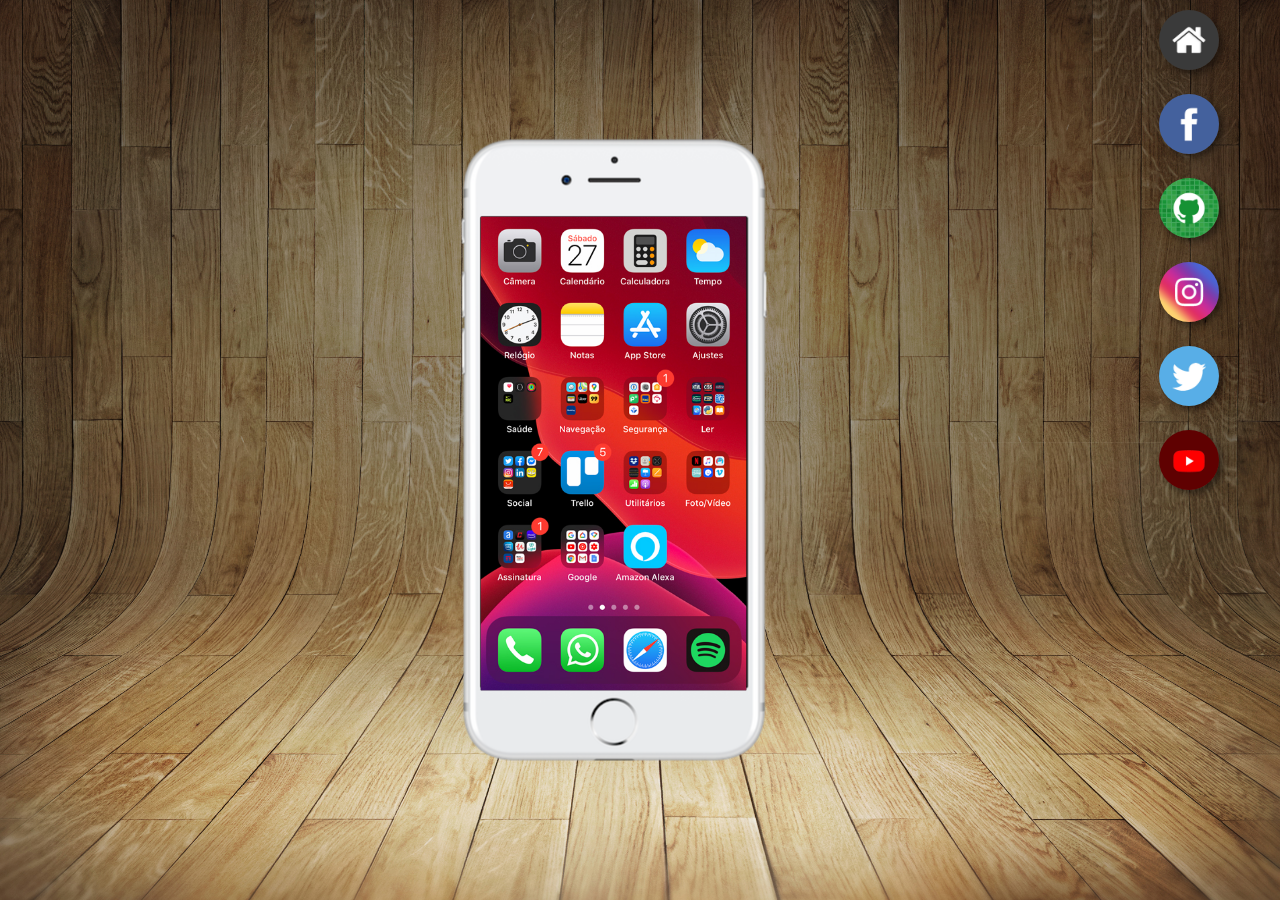
<file: index.html>
<!DOCTYPE html>
<html lang="pt-br">
<head>
    <meta charset="UTF-8">
    <meta http-equiv="X-UA-Compatible" content="IE=edge">
    <meta name="viewport" content="width=device-width, initial-scale=1.0">
    <link rel="shortcut icon" href="favicon.ico" type="image/x-icon">
    <link rel="stylesheet" href="estilo/style.css">
    <title>Projeto Redes Sociais</title>
</head>
<body>
    <main>
        <section id="telefone">
            <iframe src="home.html" name="tela" id="tela" frameborder="0">
                Seu navegador não é compatível com iso
            </iframe>
        </section>
        <section id="redes-sociais">
            <a href="home.html" target="tela"><img src="imagens/logo-home.jpg" alt="home"></a><br>
            <a href="facebook.html" target="tela"><img src="imagens/logo-facebook.jpg" alt="Facebook"></a><br>
            <a href="github.html" target="tela"><img src="imagens/logo-github.jpg" alt="Github"></a><br>
            <a href="instagram.html" target="tela"><img src="imagens/logo-instagram.jpg" alt="Instagram"></a><br>
            <a href="twitter.html" target="tela"><img src="imagens/logo-twitter.jpg" alt="Twitter"></a><br>
            <a href="youtube.html" target="tela"><img src="imagens/logo-youtube.jpg" alt="Youtube"></a>
        </section>
    </main>
</body>
</html>
</file>
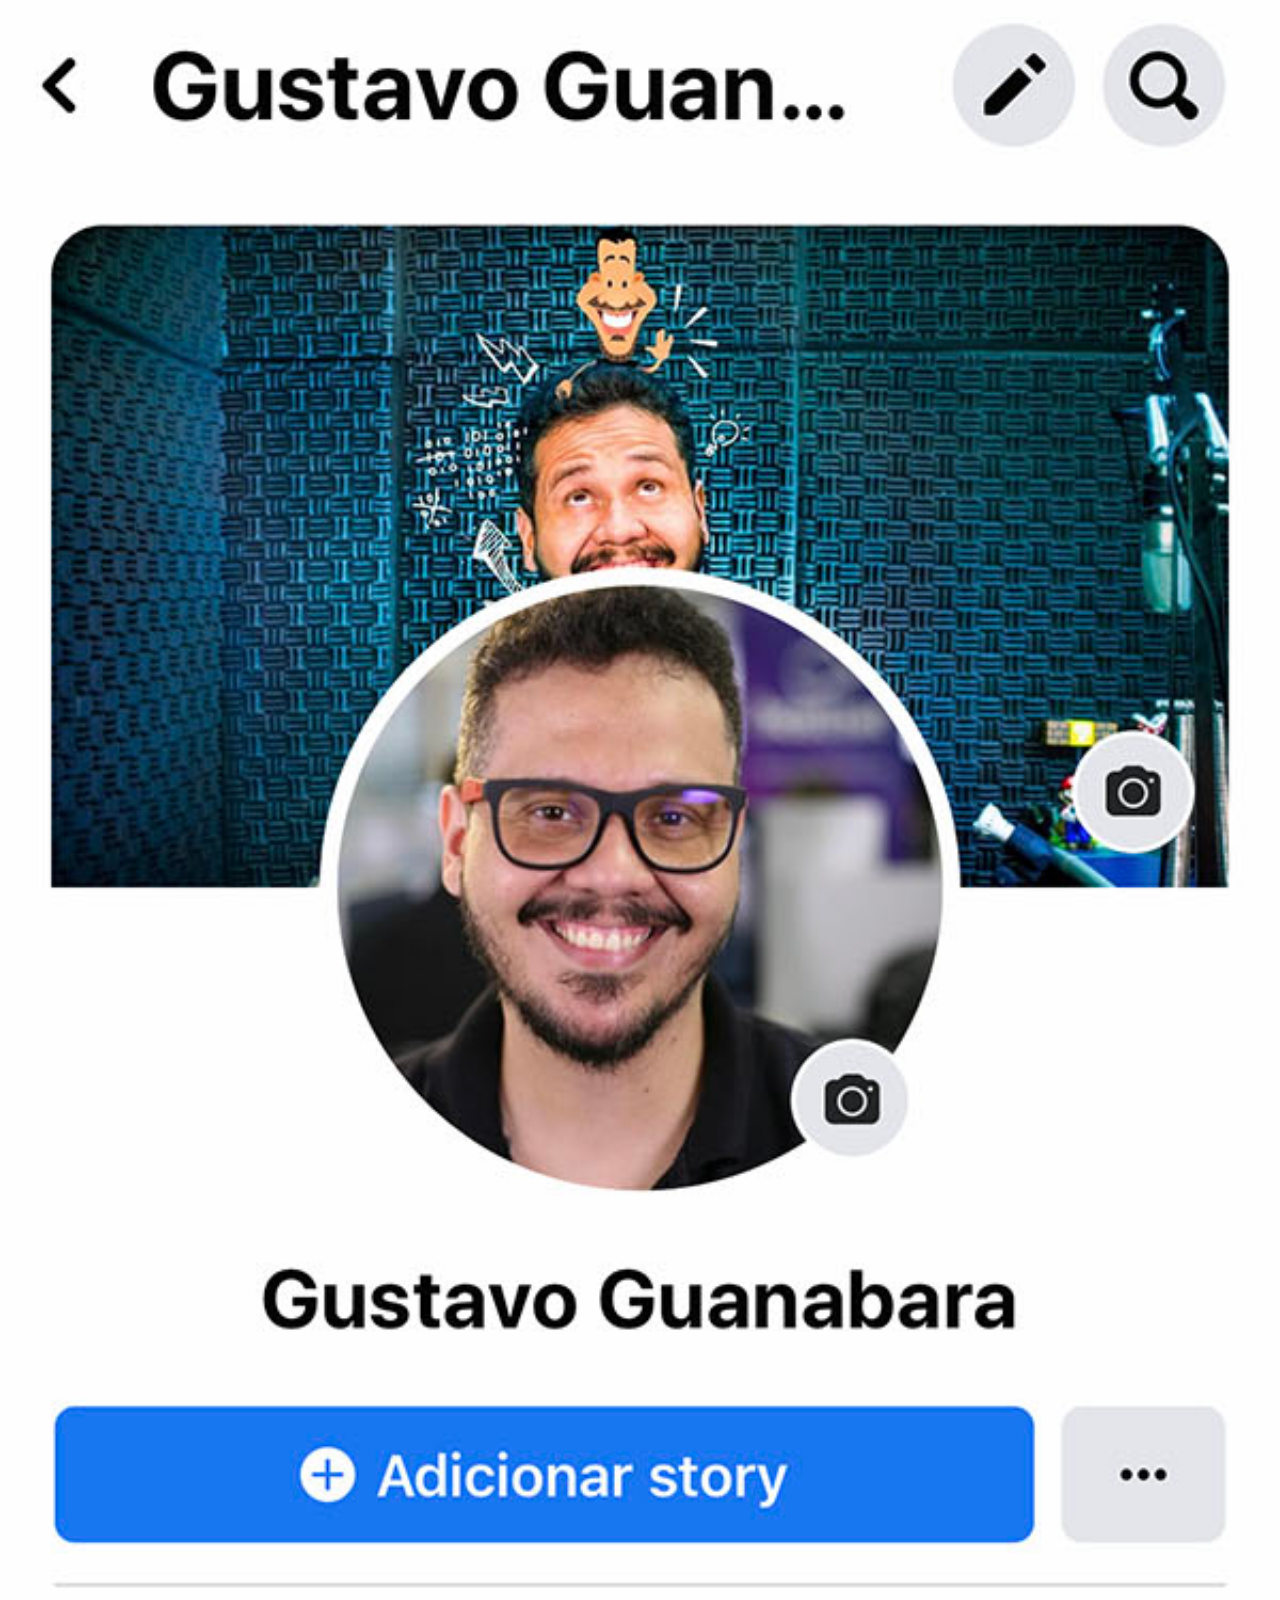
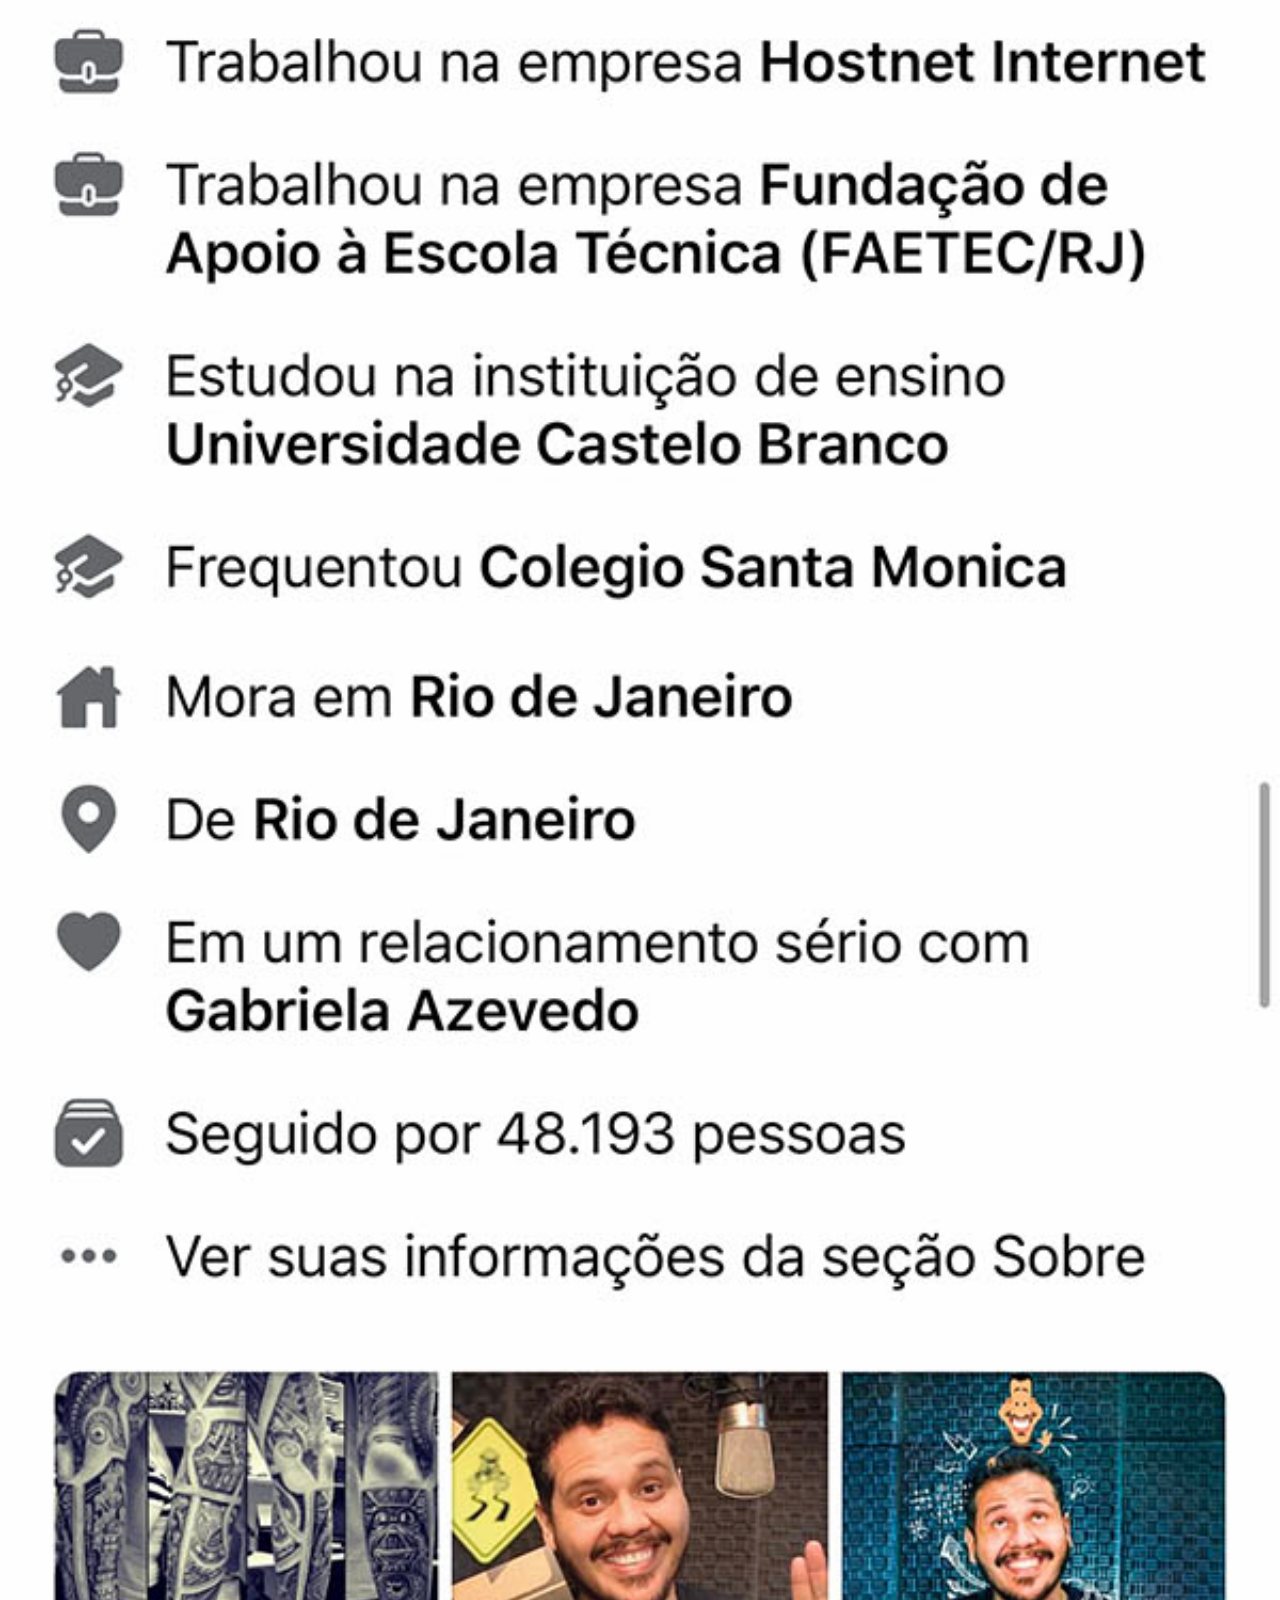
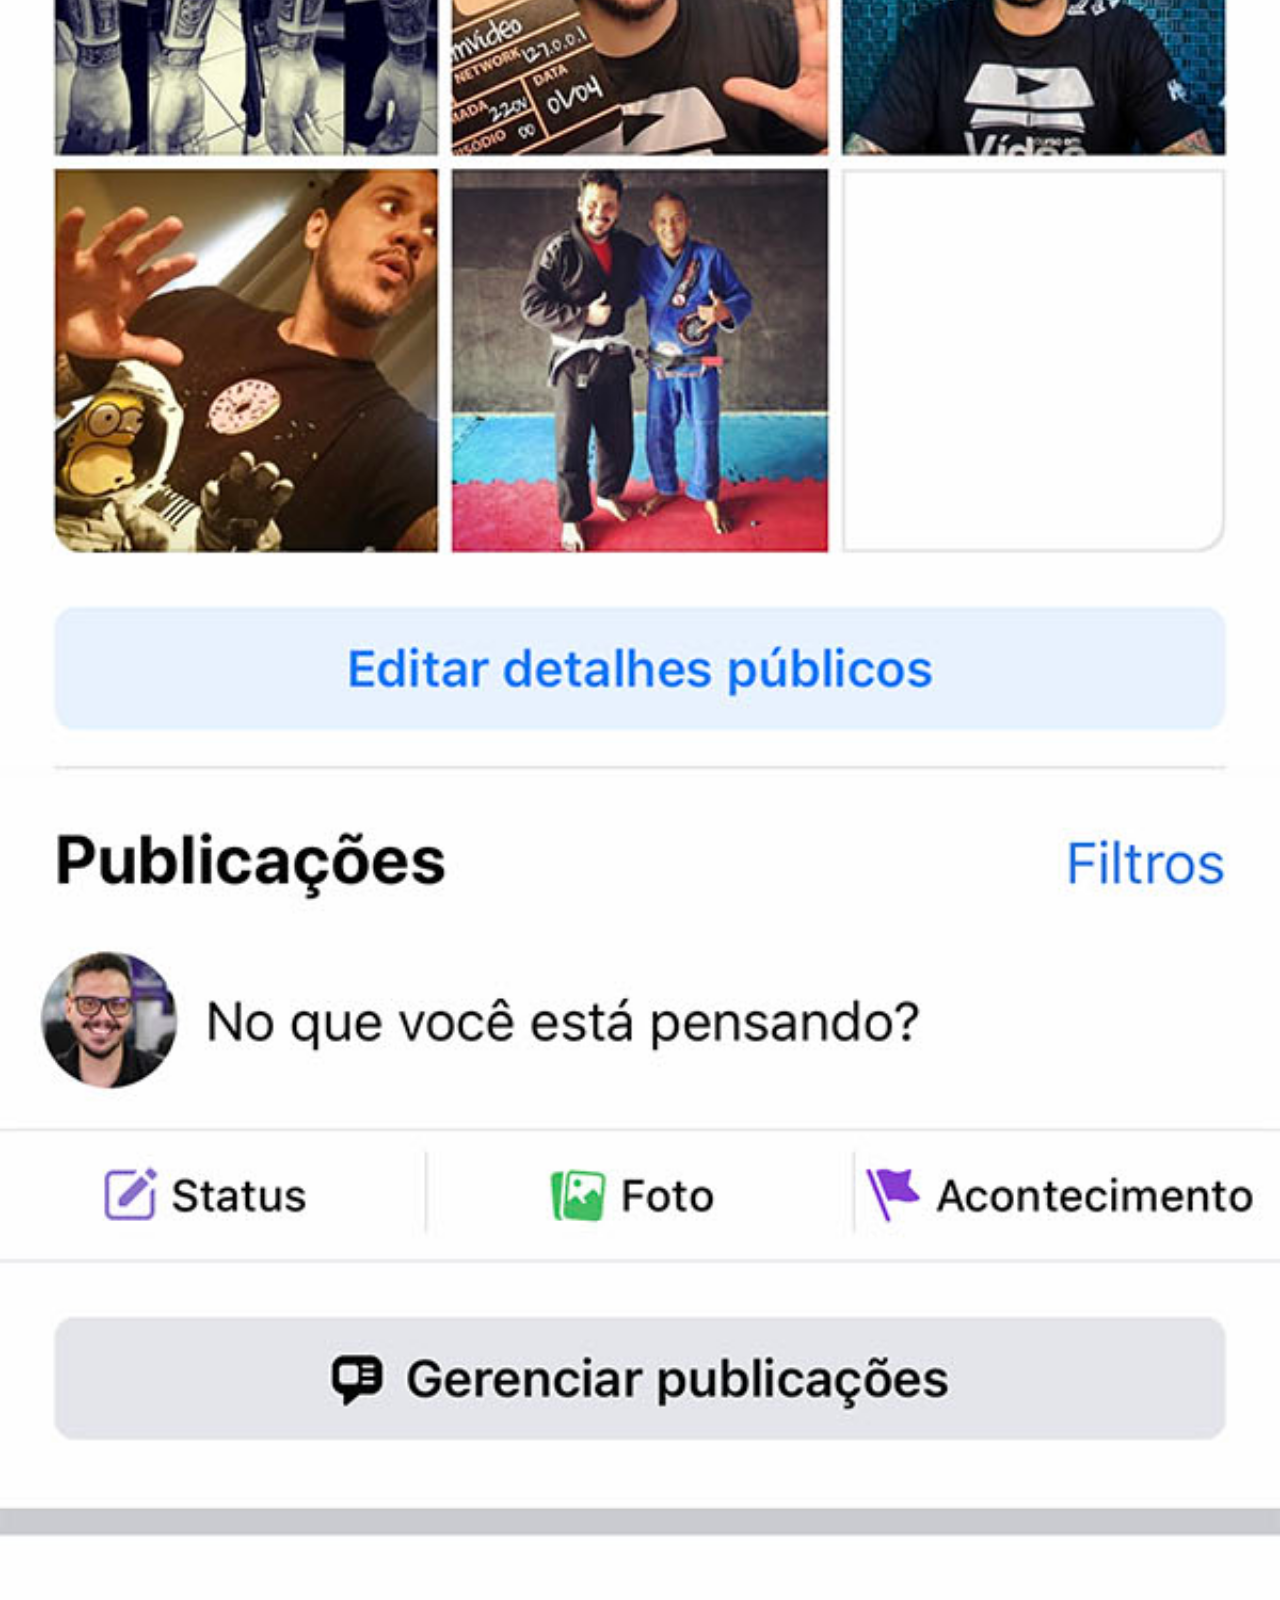
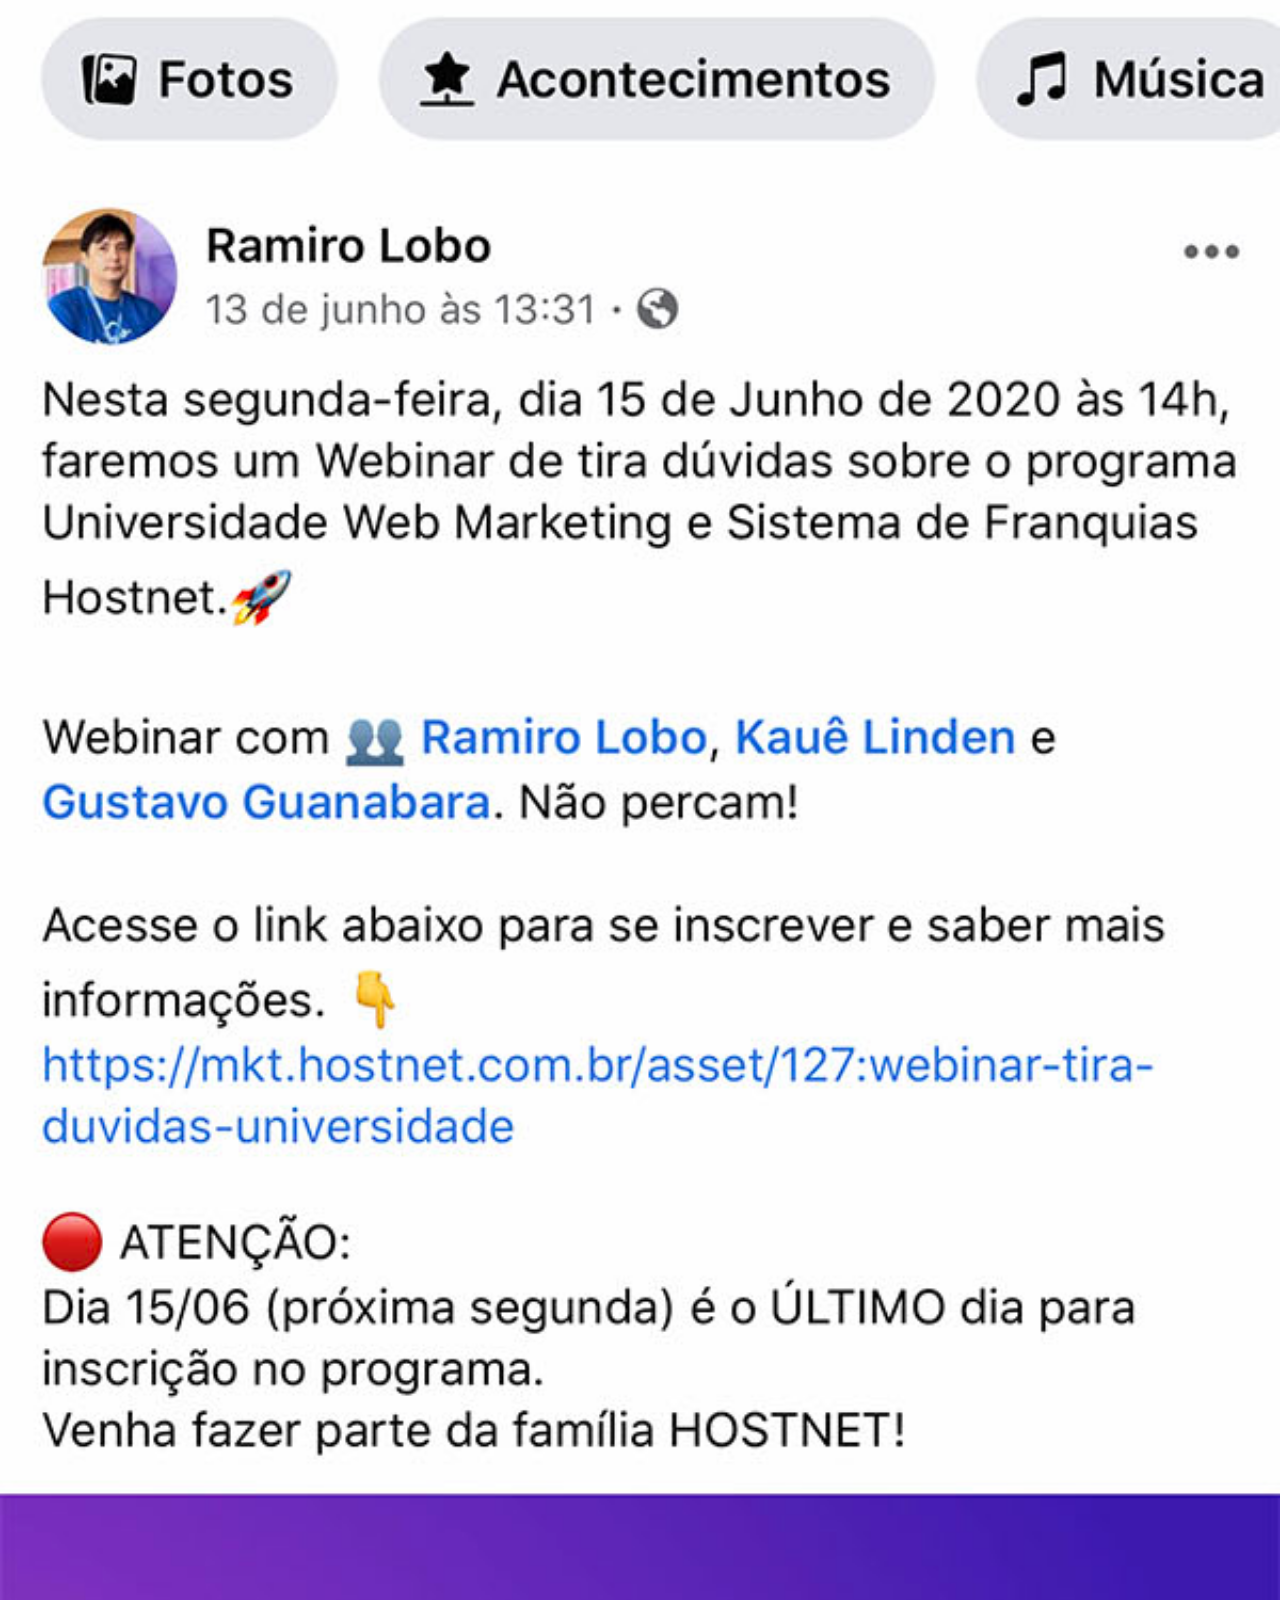
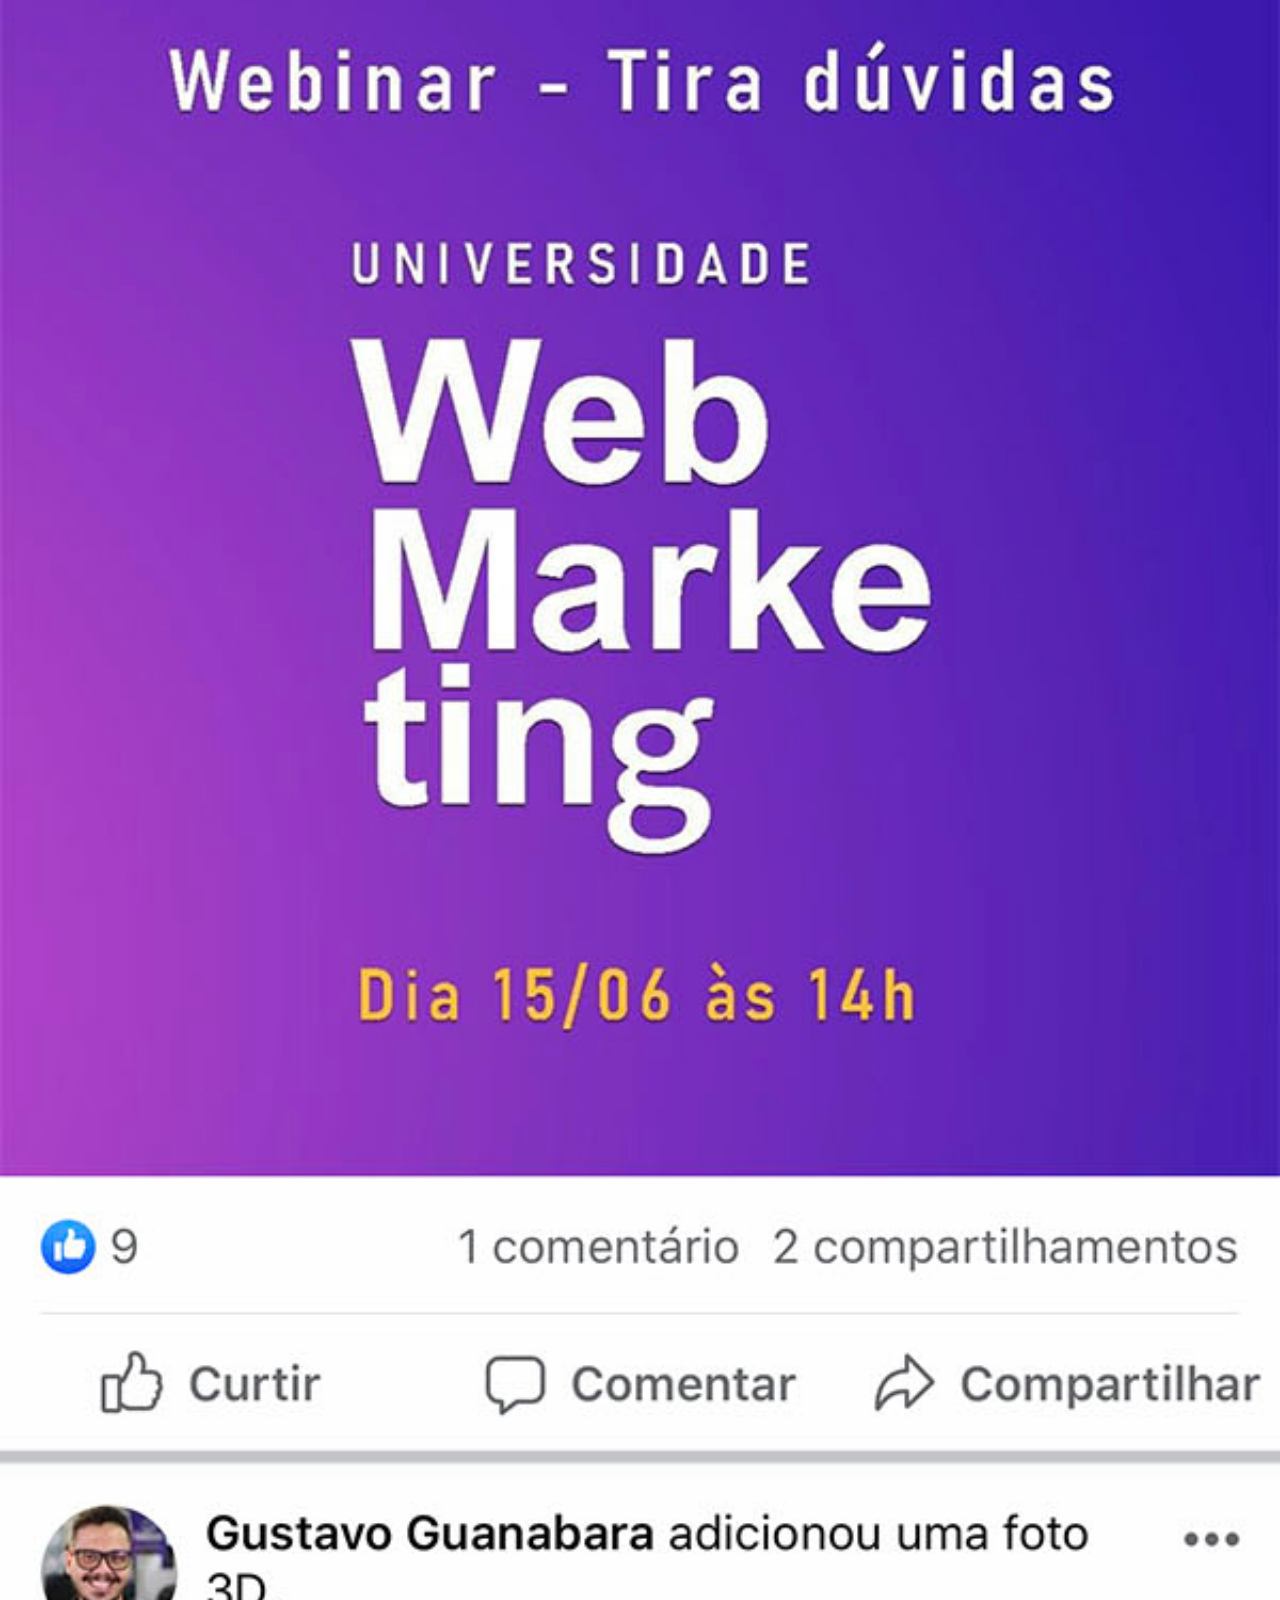
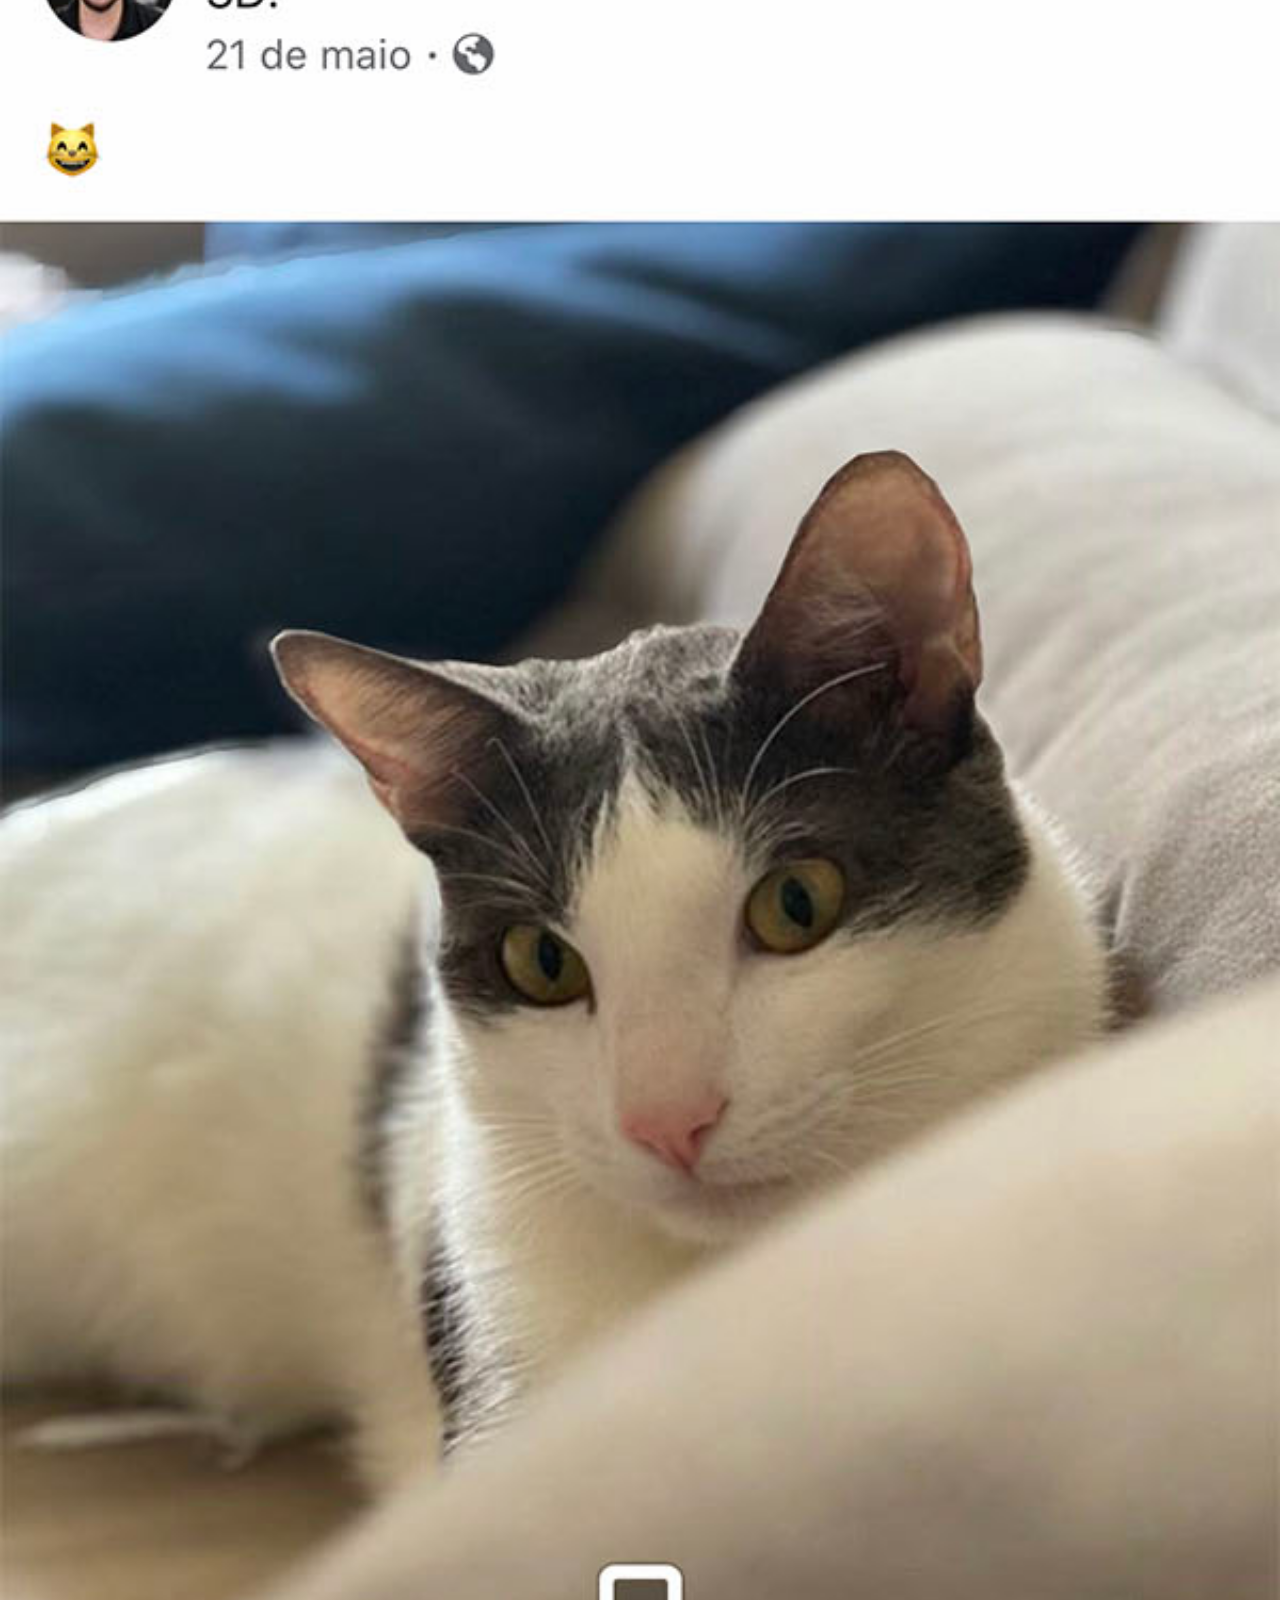
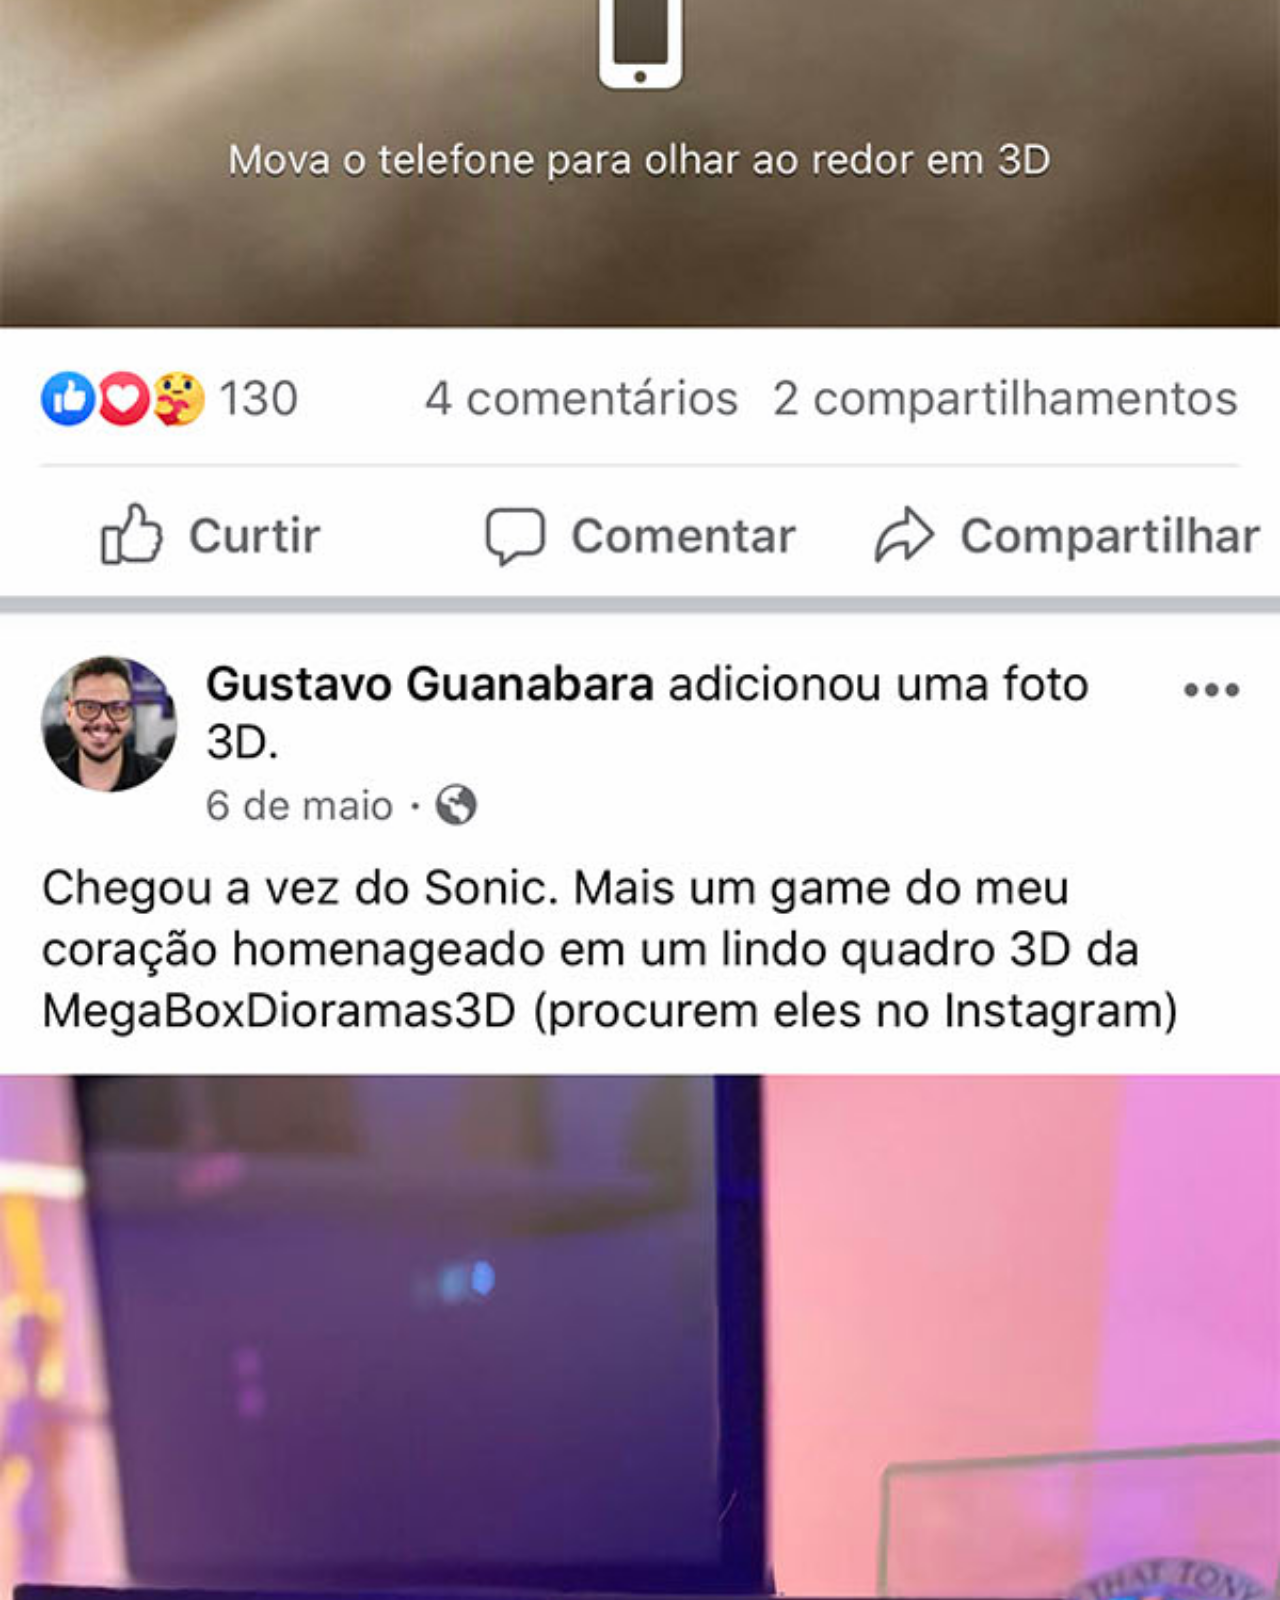
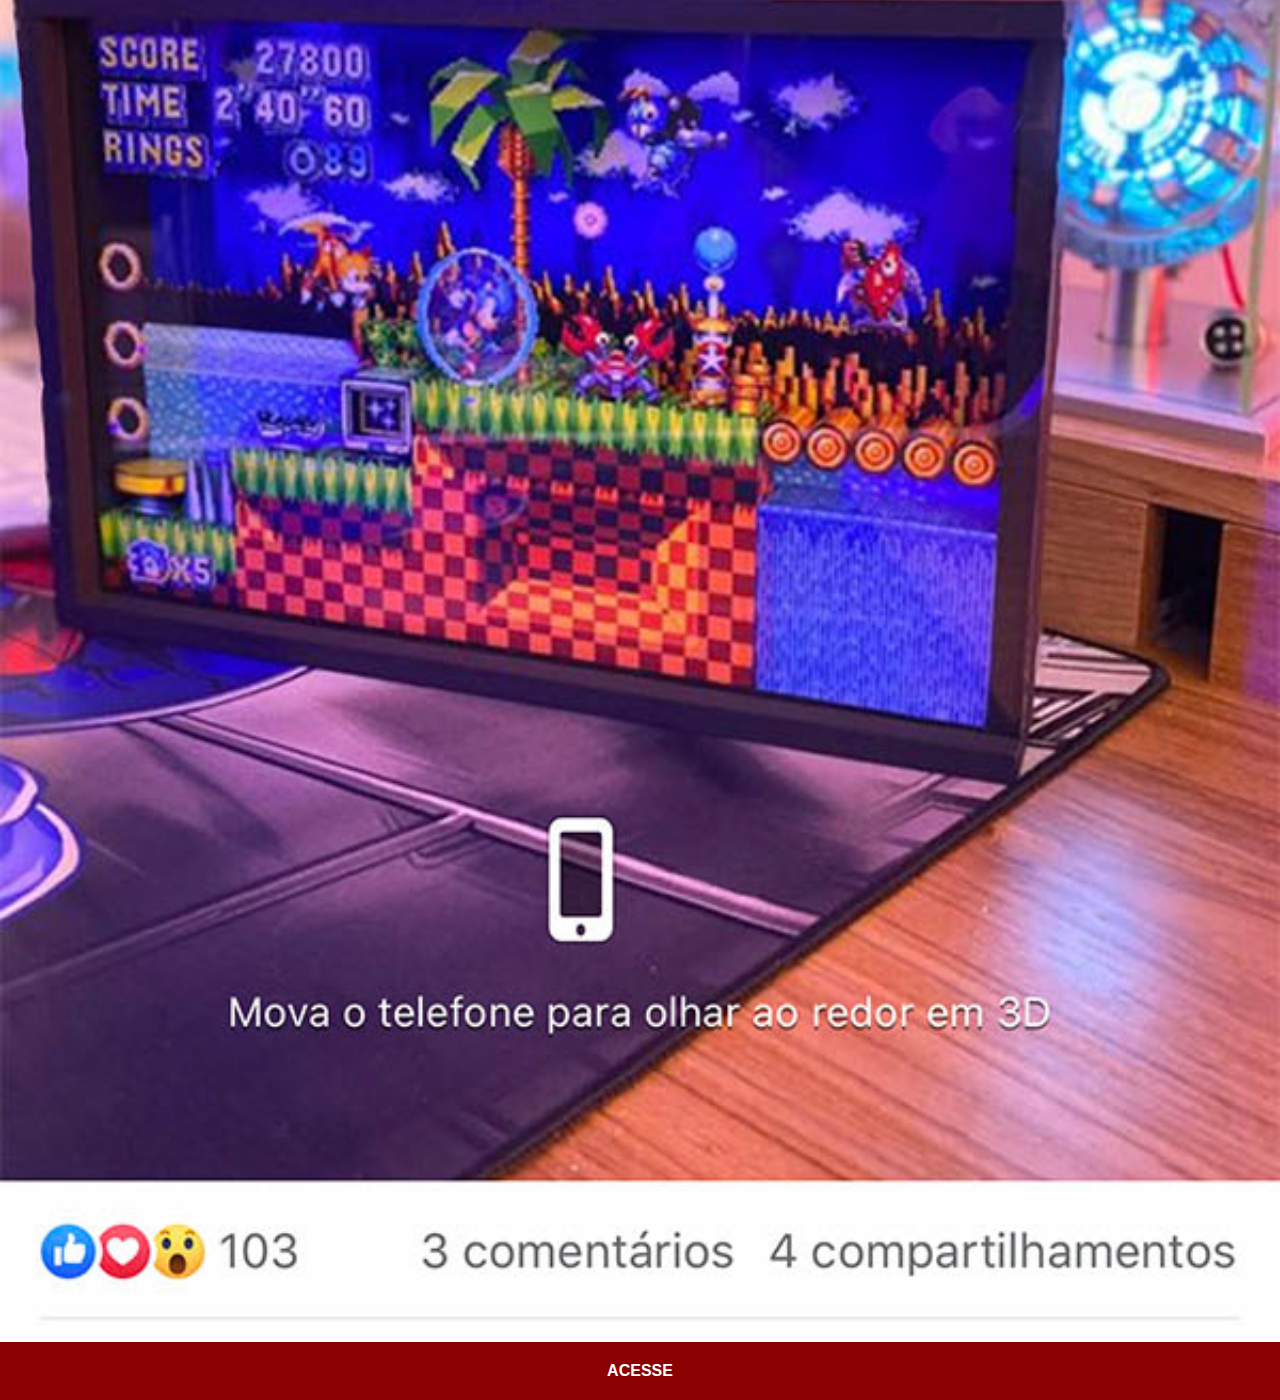
<file: facebook.html>
<!DOCTYPE html>
<html lang="pt-br">
<head>
    <meta charset="UTF-8">
    <meta http-equiv="X-UA-Compatible" content="IE=edge">
    <meta name="viewport" content="width=device-width, initial-scale=1.0">
    <title>Facebook</title>
    <link rel="stylesheet" href="estilo/social.css">
</head>
<body>
    <img src="imagens/tela-facebook.jpg" alt="Facebook">
    <a href="https://www.facebook.com/gustavoguanabara/?locale=pt_BR" target="_blank">ACESSE</a>
</body>
</html>
</file>
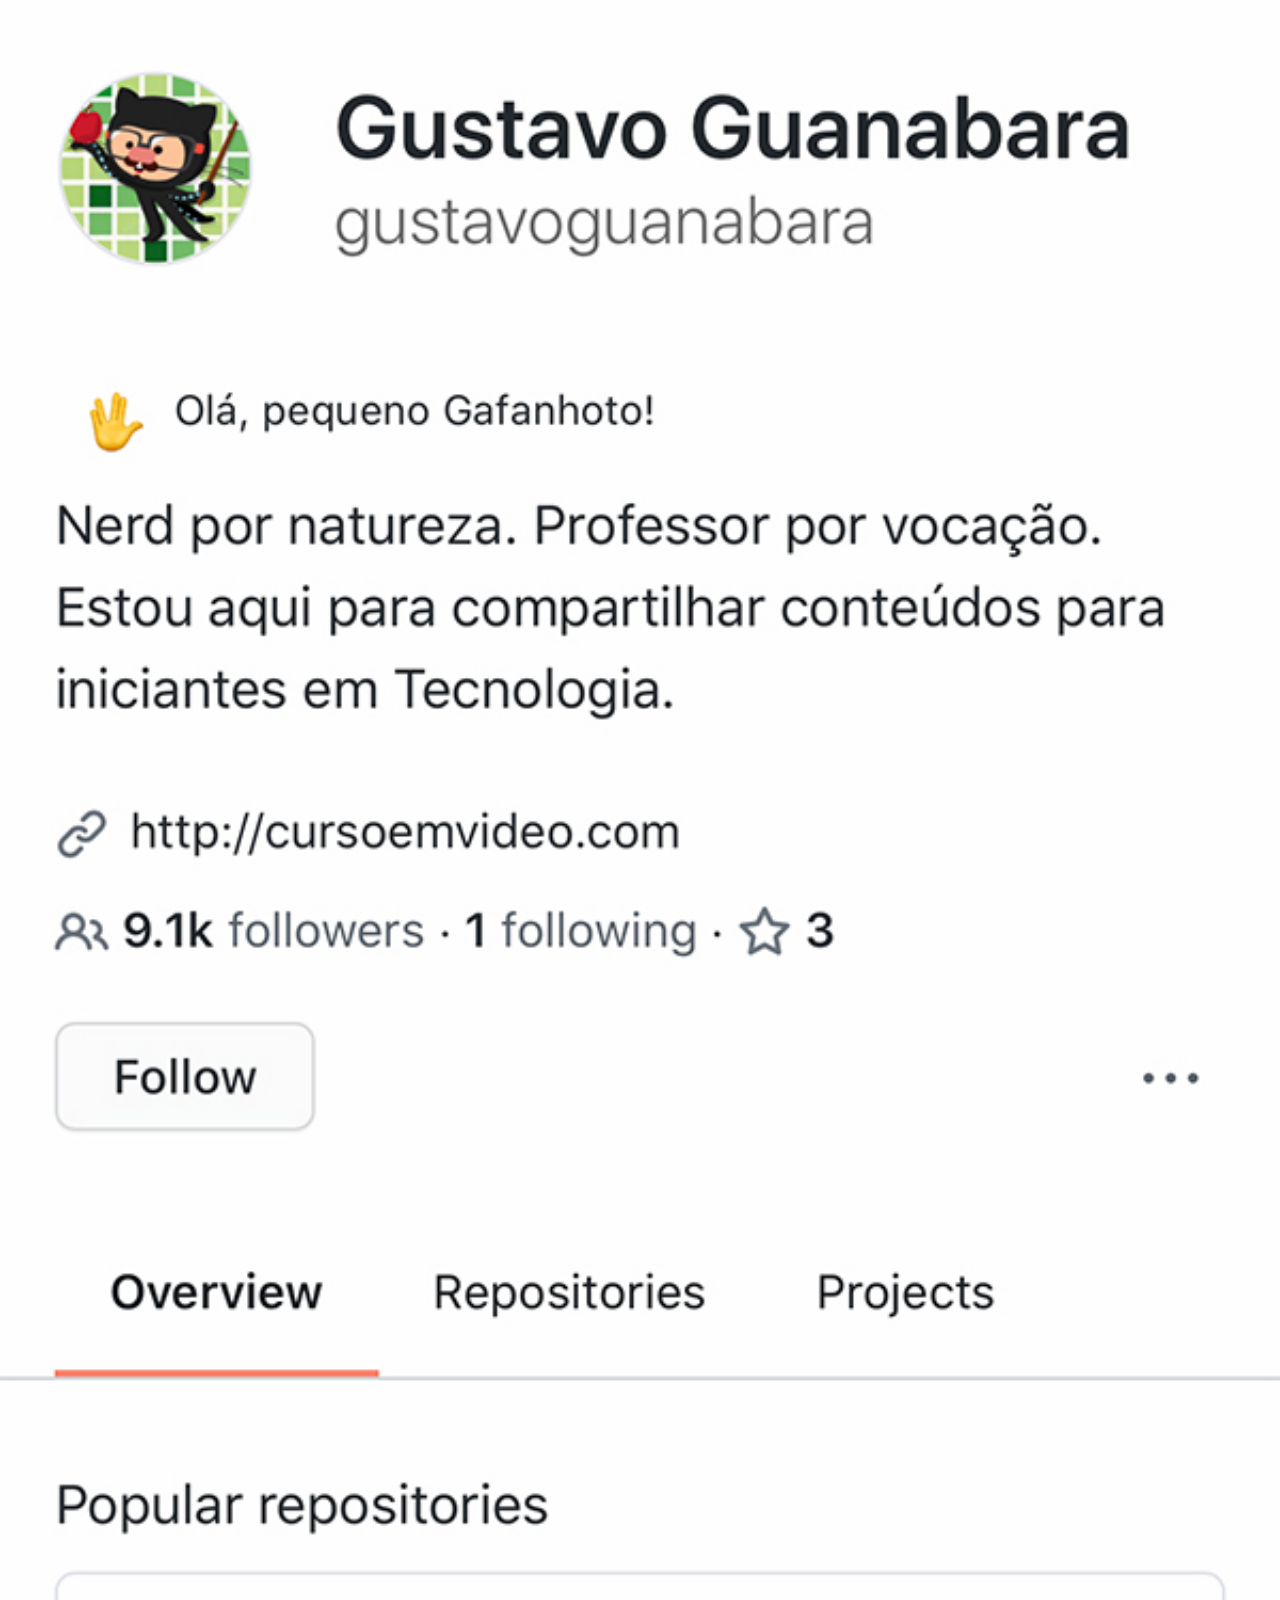
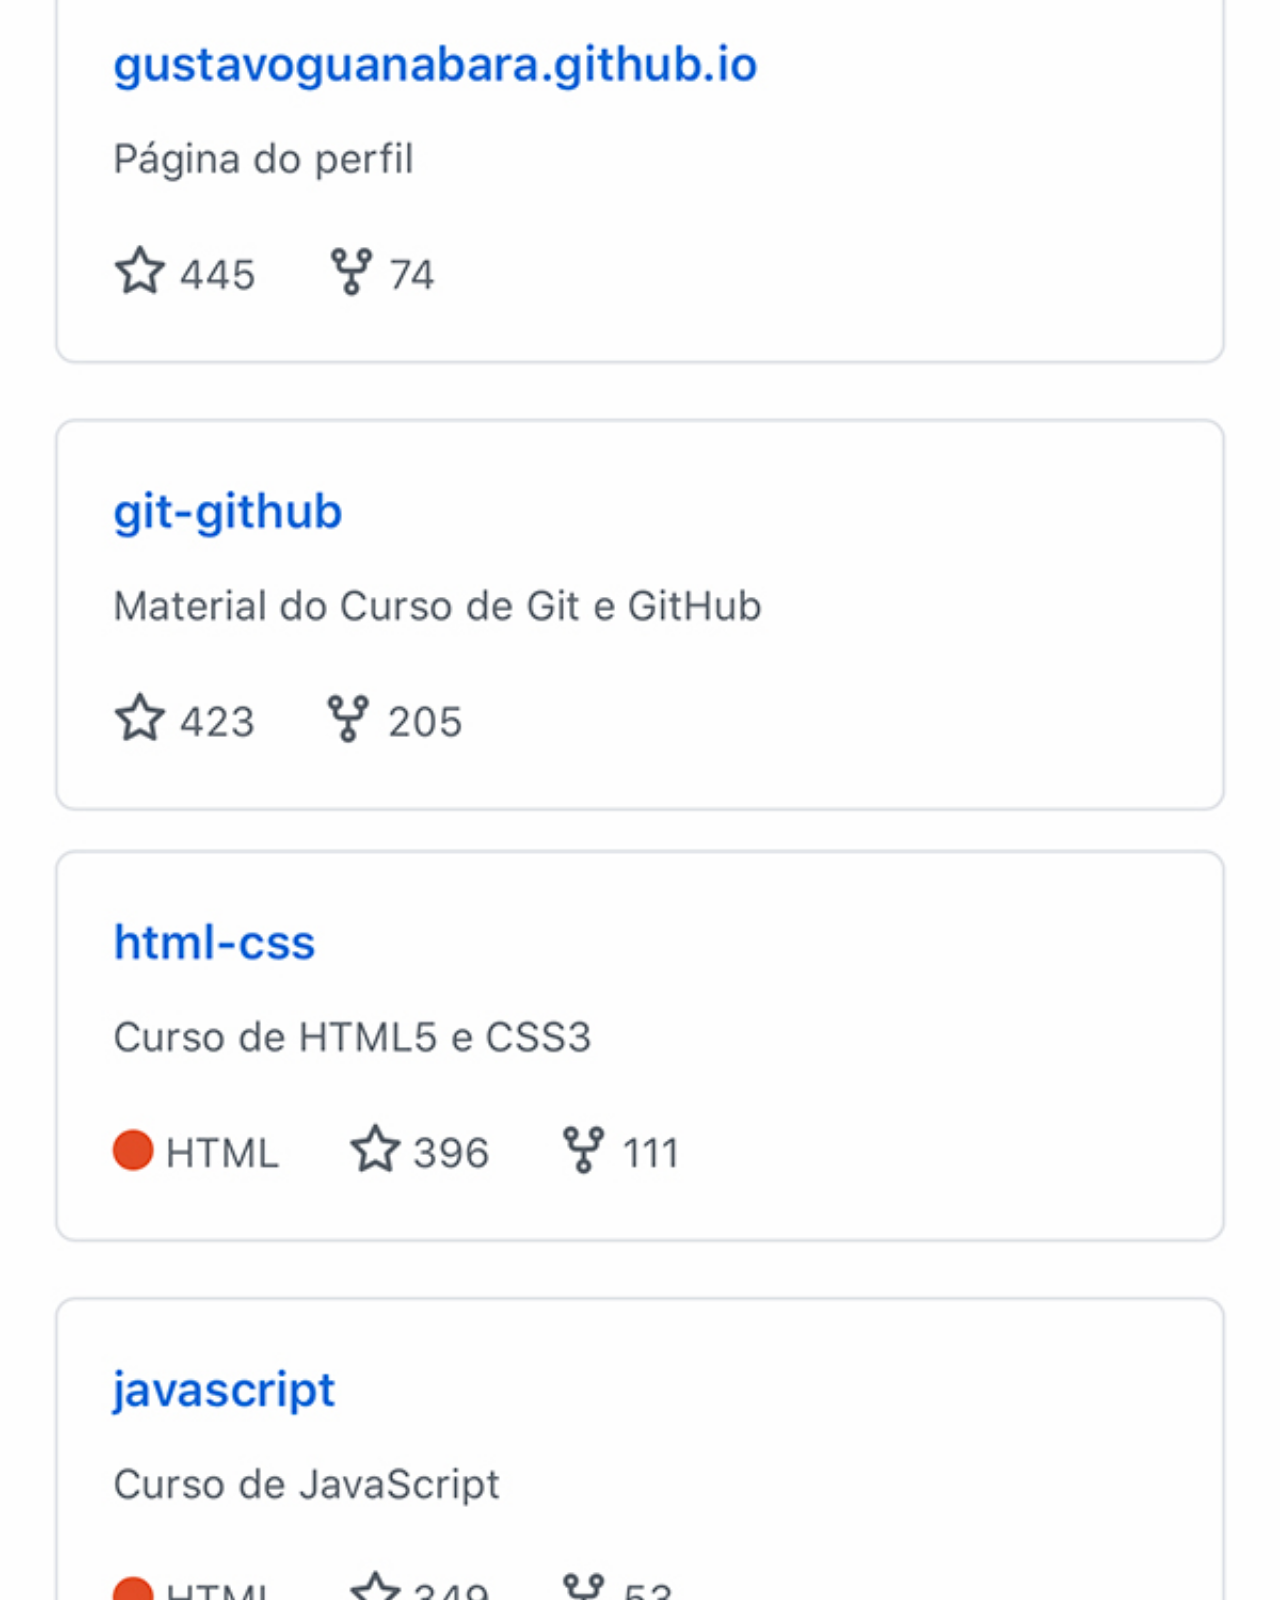
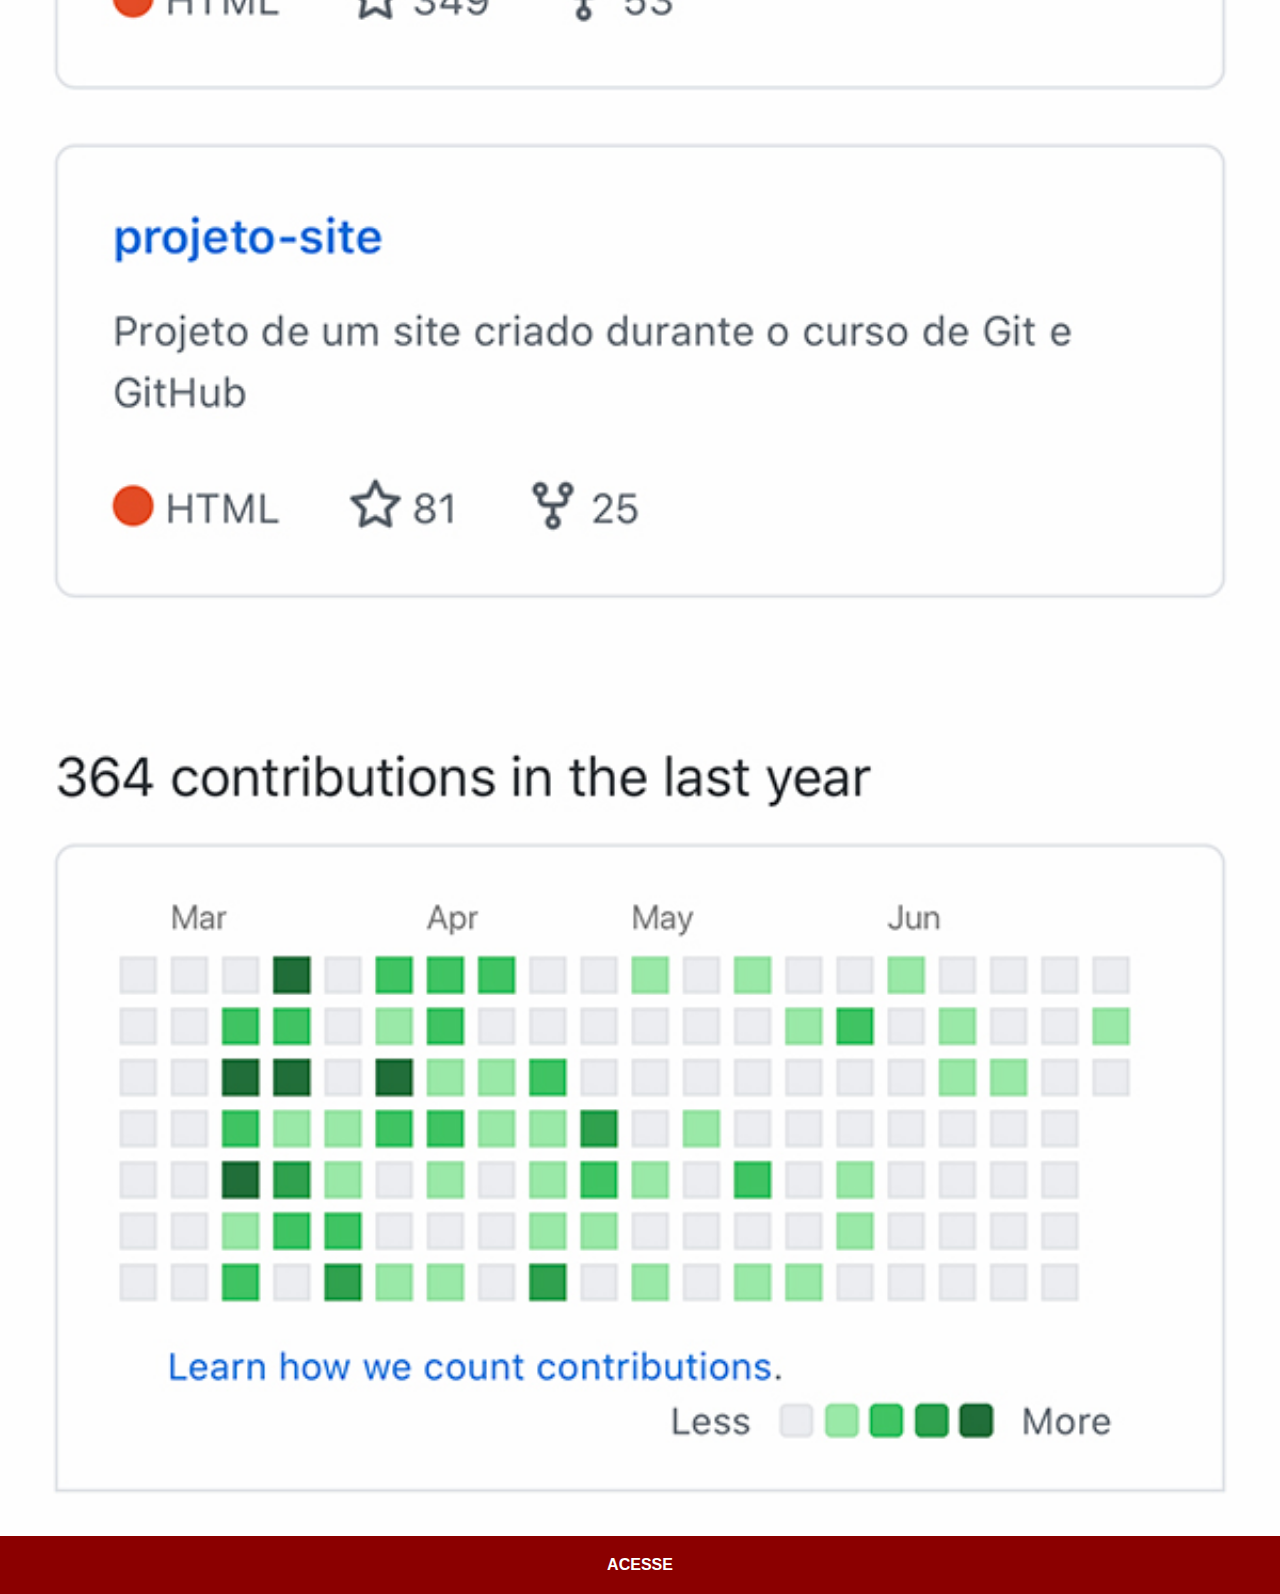
<file: github.html>
<!DOCTYPE html>
<html lang="pt-br">
<head>
    <meta charset="UTF-8">
    <meta http-equiv="X-UA-Compatible" content="IE=edge">
    <meta name="viewport" content="width=device-width, initial-scale=1.0">
    <title>Github</title>
    <link rel="stylesheet" href="estilo/social.css">
</head>
<body>
    <img src="imagens/tela-github.jpg" alt="Github">
    <a href="https://github.com/gustavoguanabara" target="_blank">ACESSE</a>
</body>
</html>
</file>
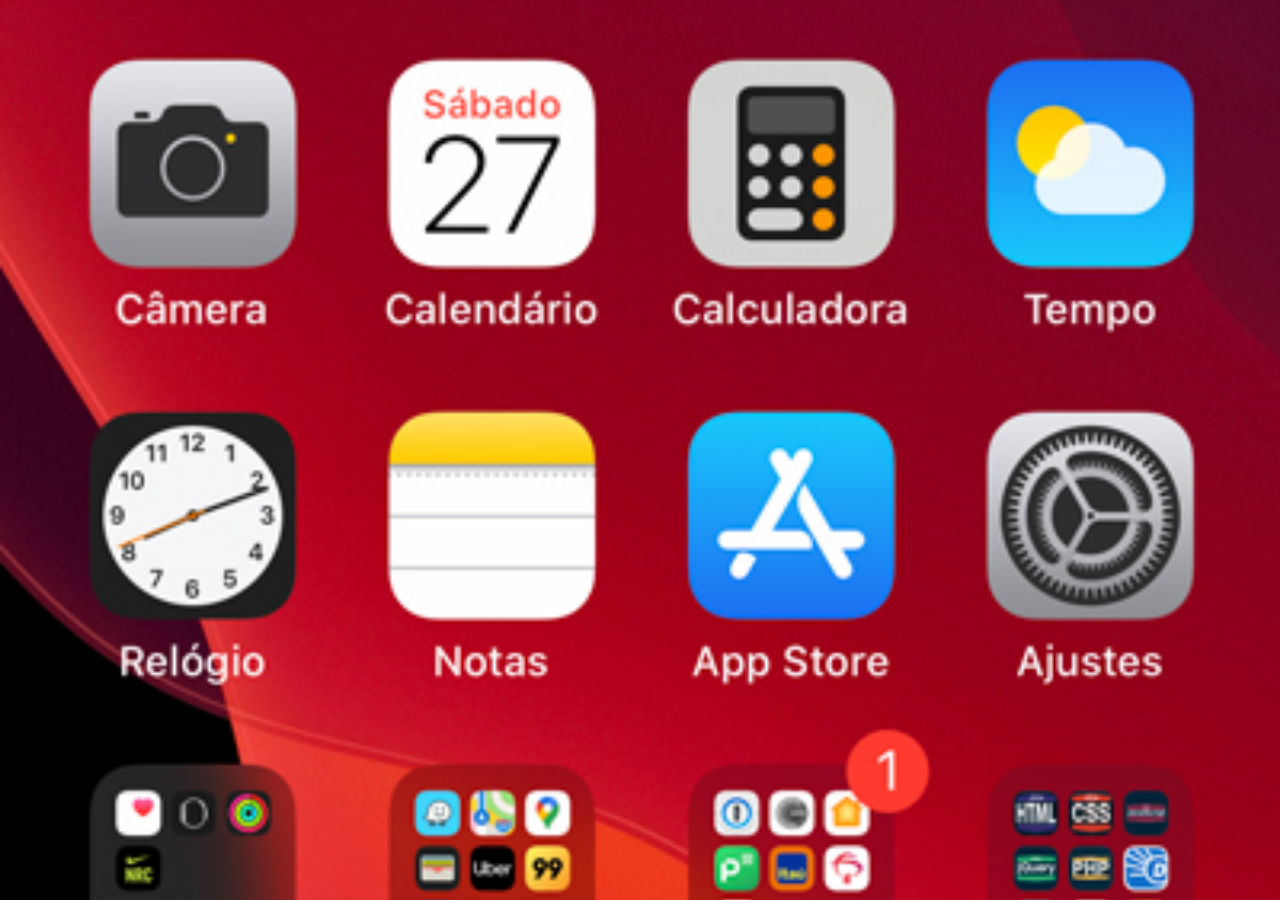
<file: home.html>
<!DOCTYPE html>
<html lang="pt-br">
<head>
    <meta charset="UTF-8">
    <meta http-equiv="X-UA-Compatible" content="IE=edge">
    <meta name="viewport" content="width=device-width, initial-scale=1.0">
    <title>Document</title>
    <style>
        * {
            margin: 0px;
            padding: 0px;
        }

        body {
            width: 100vw;
            height: 100vh;
            background: black url("imagens/tela-home.jpg") no-repeat top center;
            background-size: cover;
        }
    </style>
</head>
<body>
    
</body>
</html>
</file>
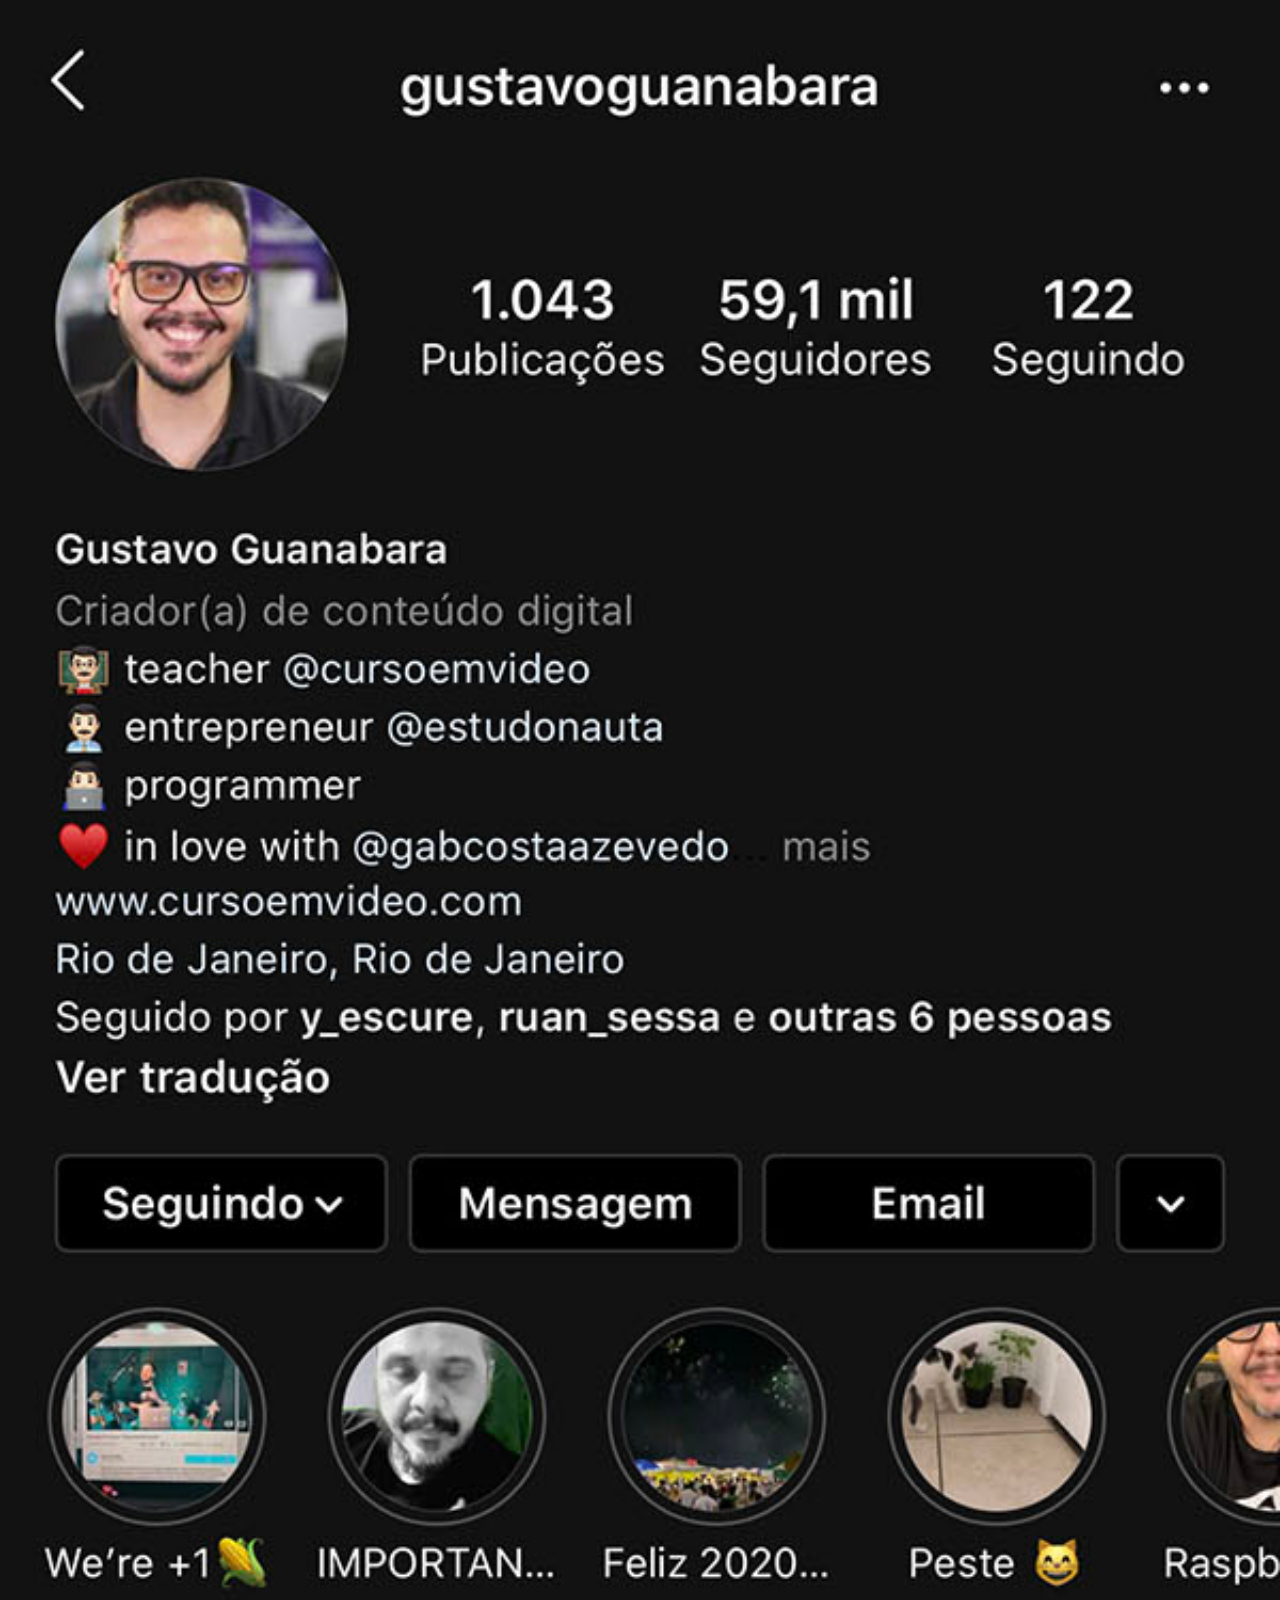
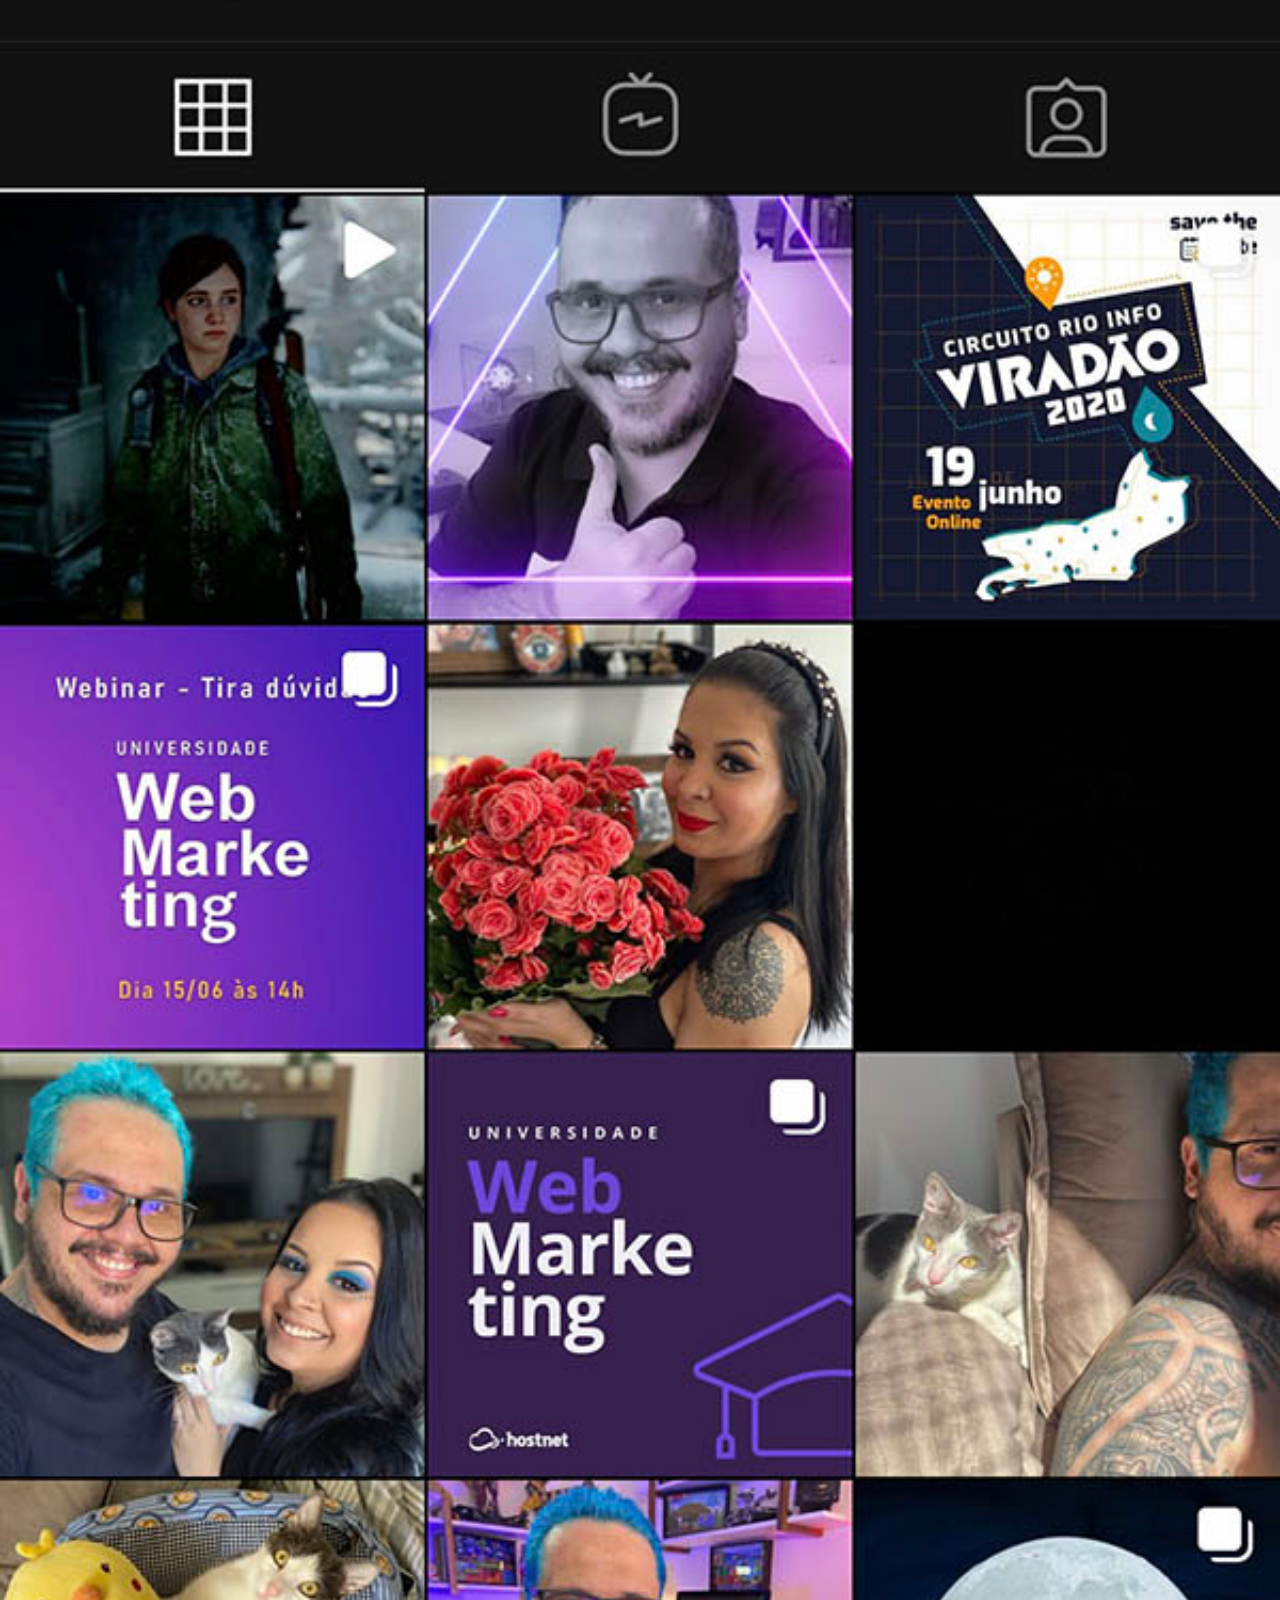
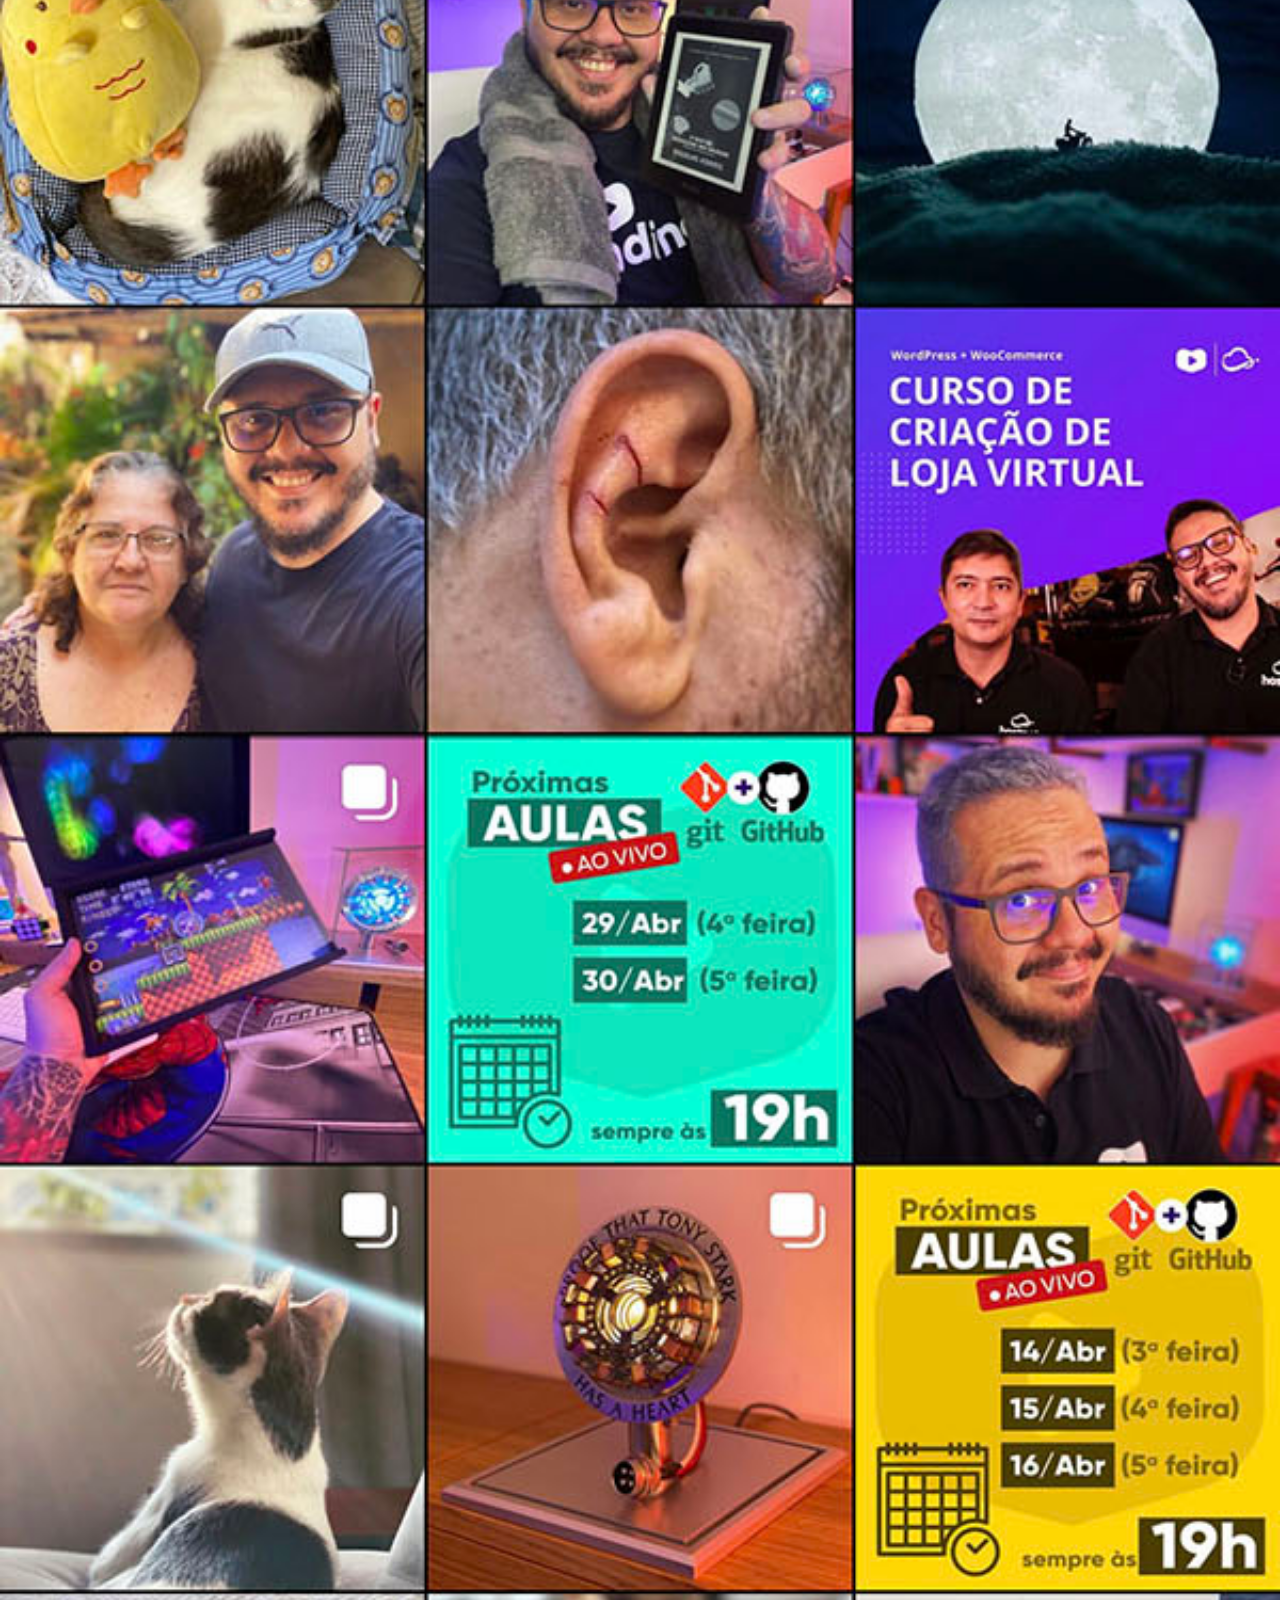
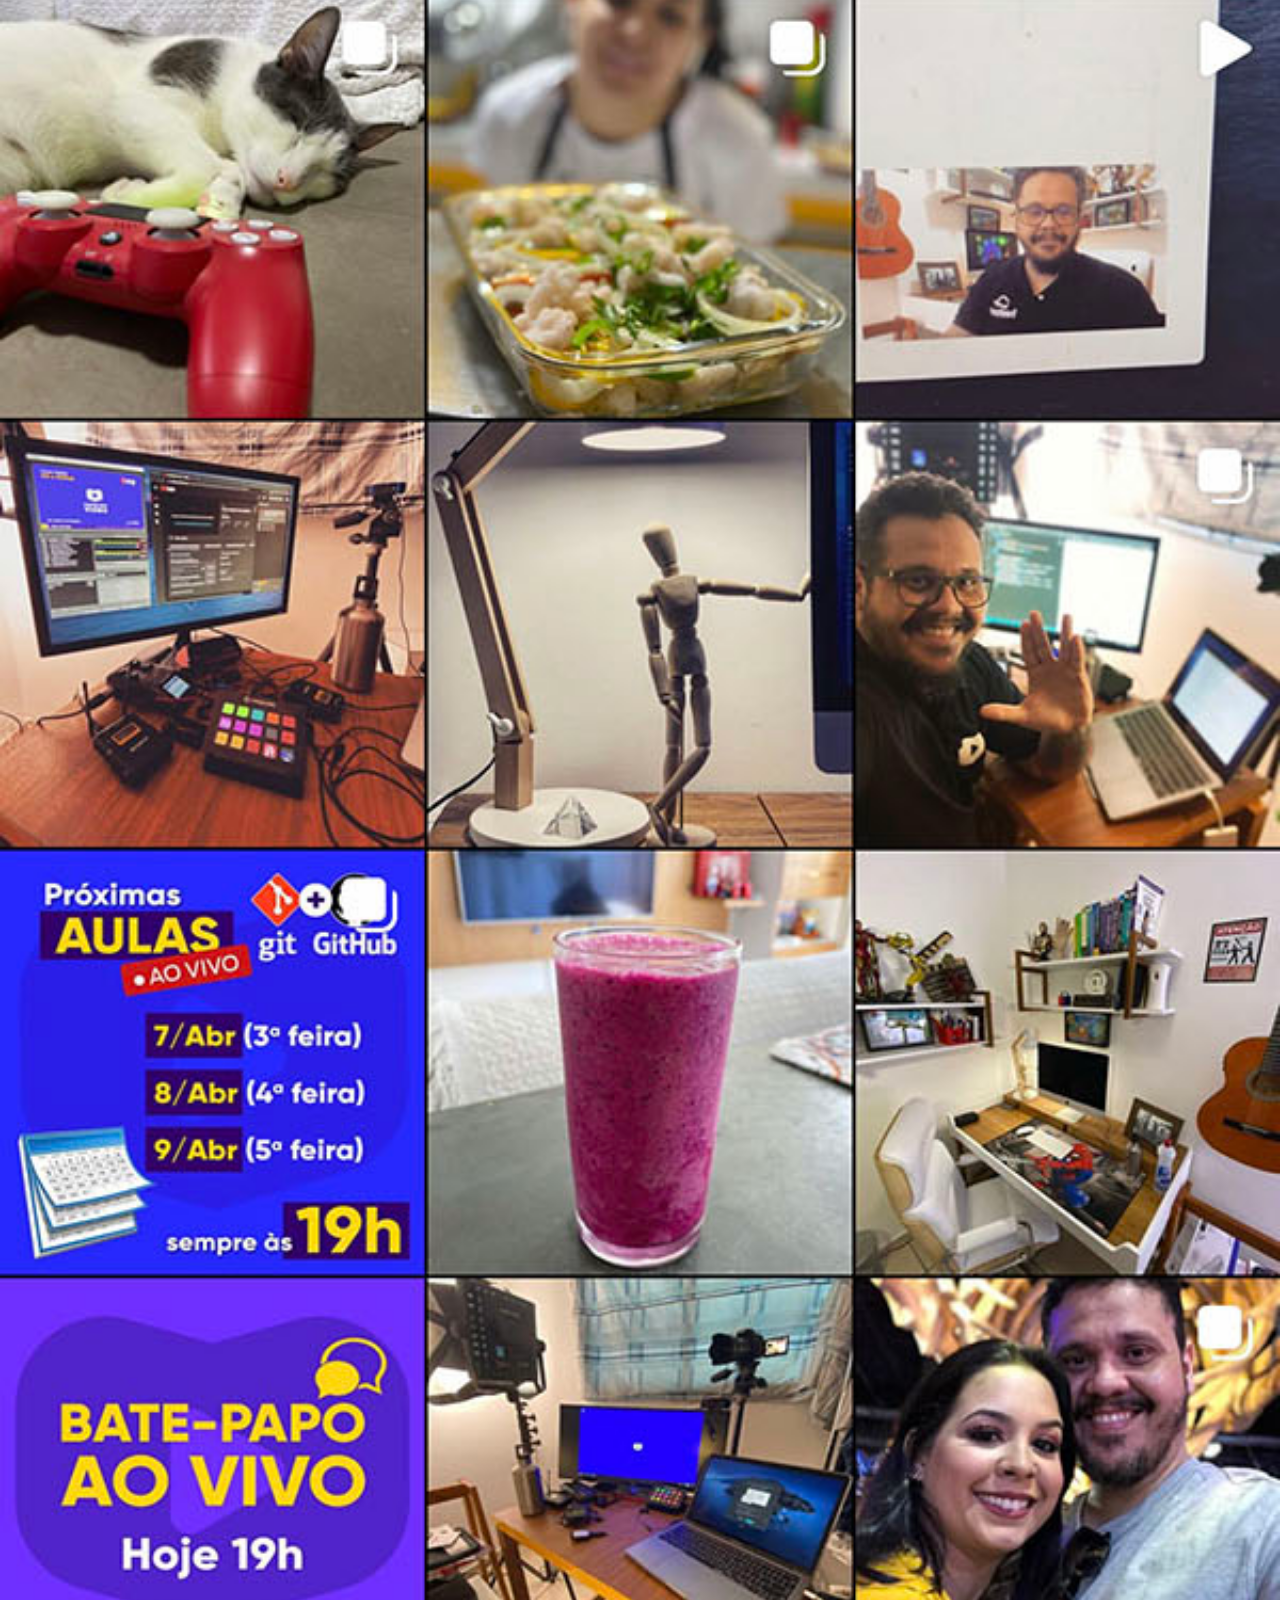
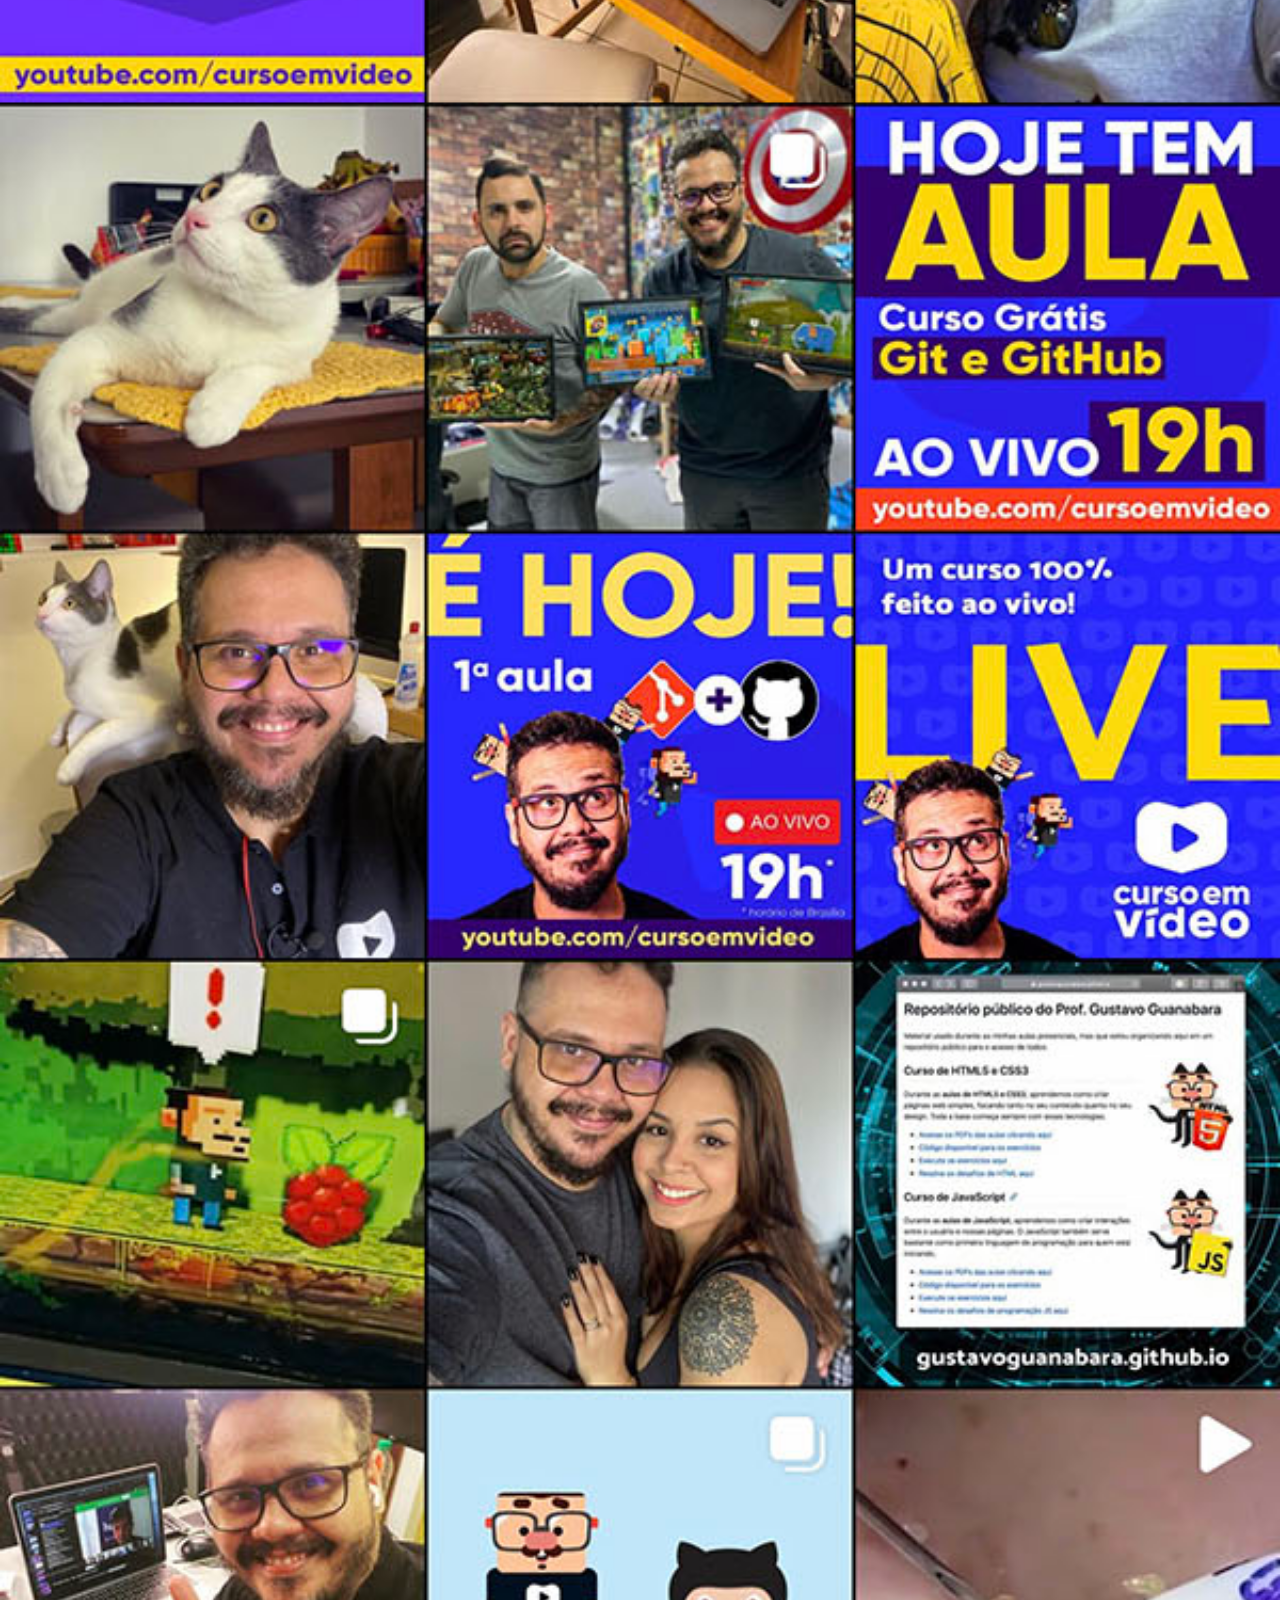
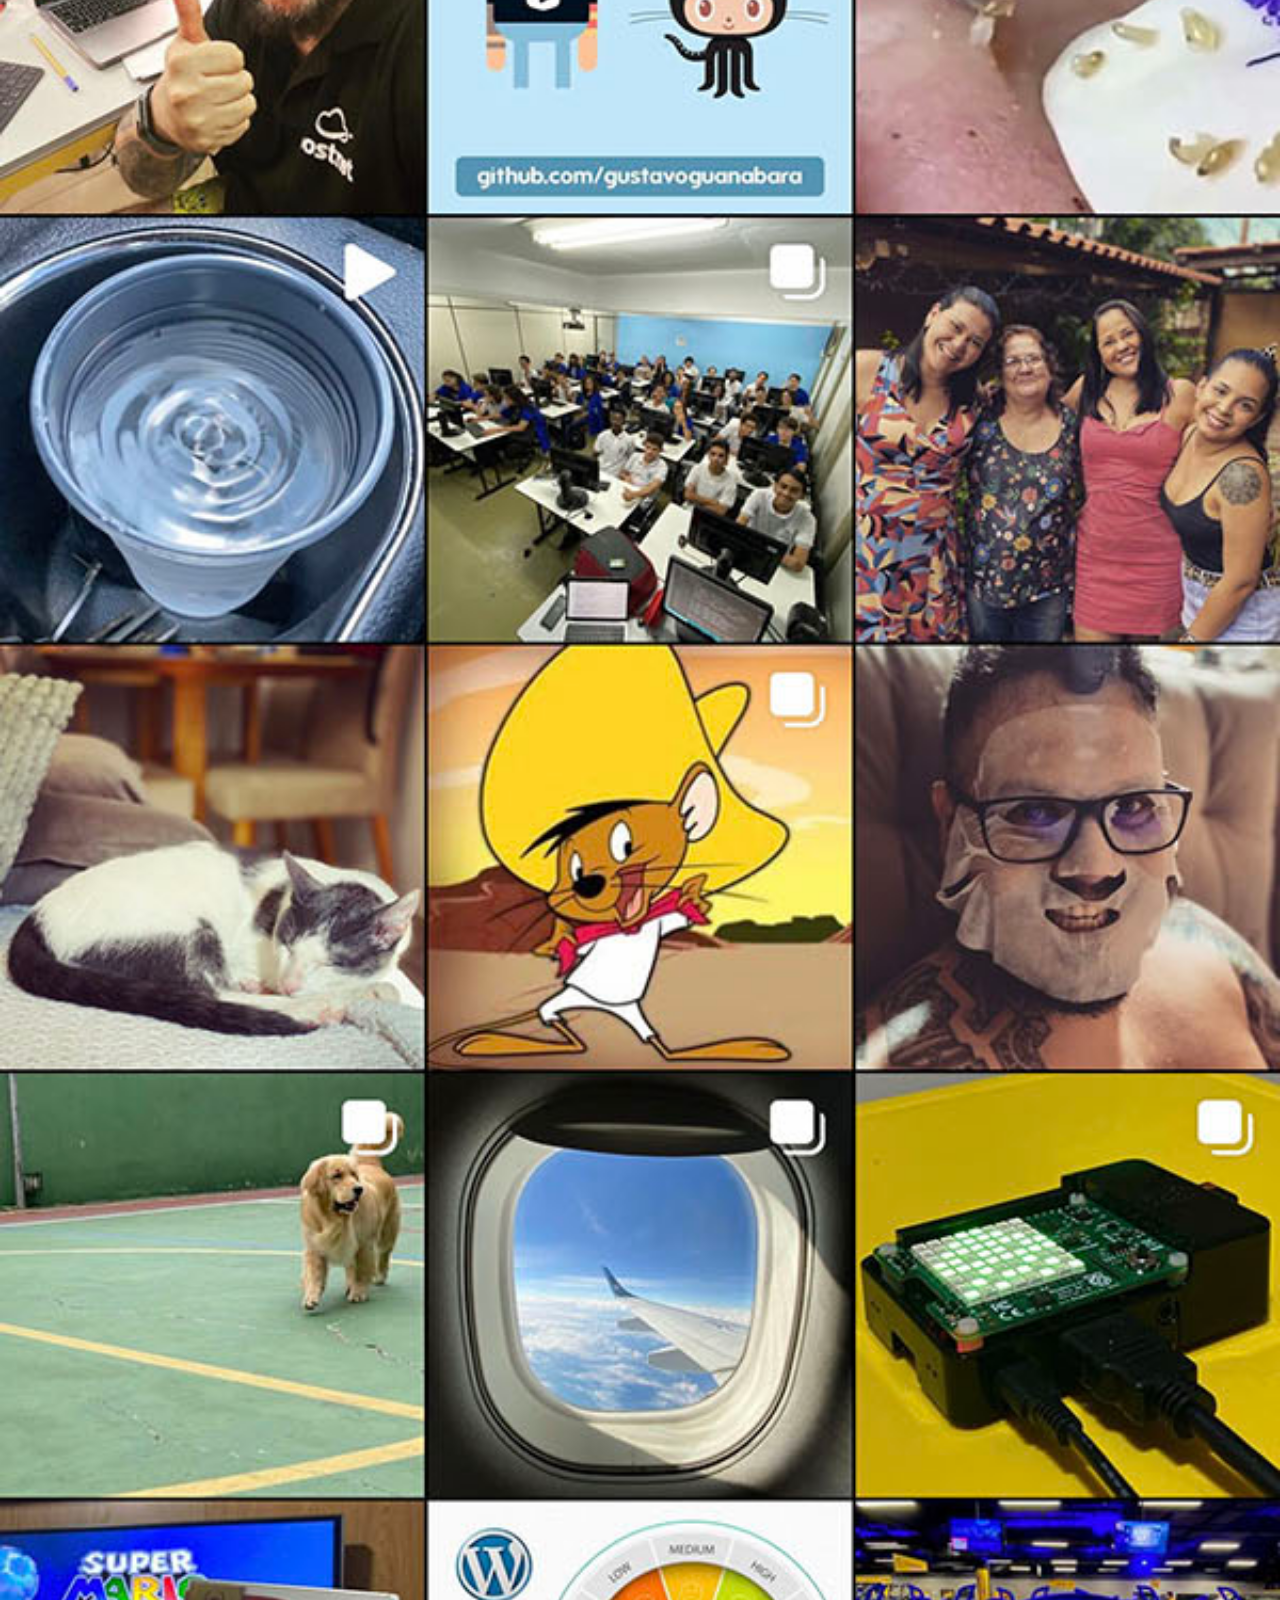
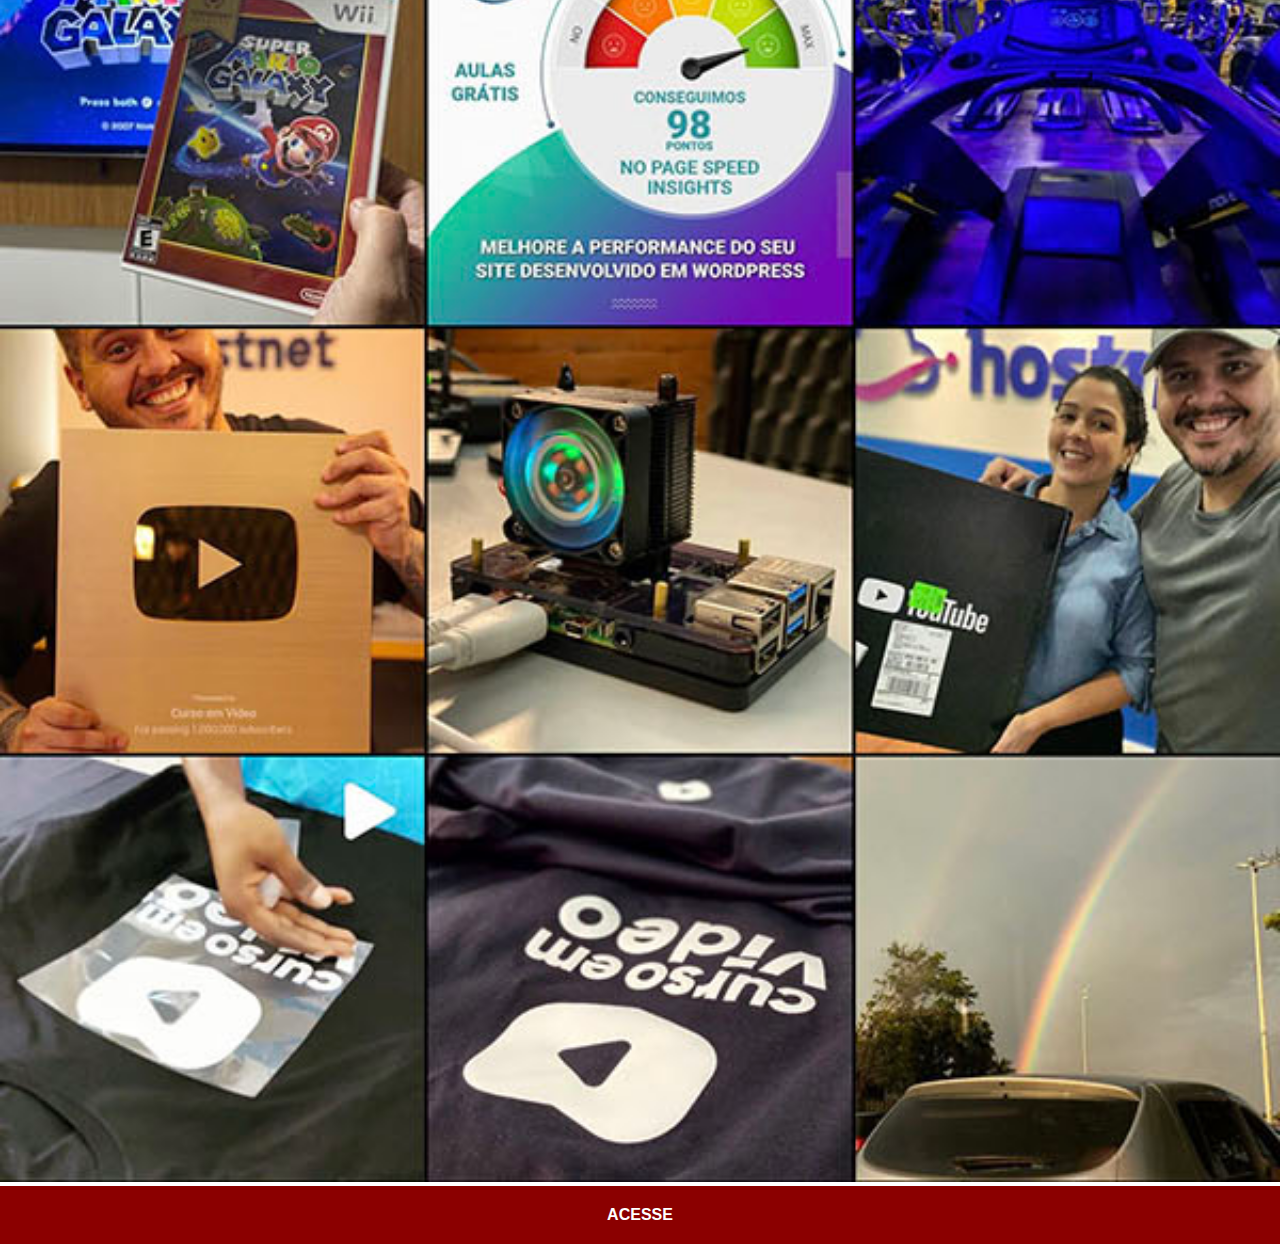
<file: instagram.html>
<!DOCTYPE html>
<html lang="pt-br">
<head>
    <meta charset="UTF-8">
    <meta http-equiv="X-UA-Compatible" content="IE=edge">
    <meta name="viewport" content="width=device-width, initial-scale=1.0">
    <title>Instagram</title>
    <link rel="stylesheet" href="estilo/social.css">
</head>
<body>
    <img src="imagens/tela-instagram.jpg" alt="Instagram">
    <a href="https://www.instagram.com/gustavoguanabara/" target="_blank">ACESSE</a>
</body>
</html>
</file>
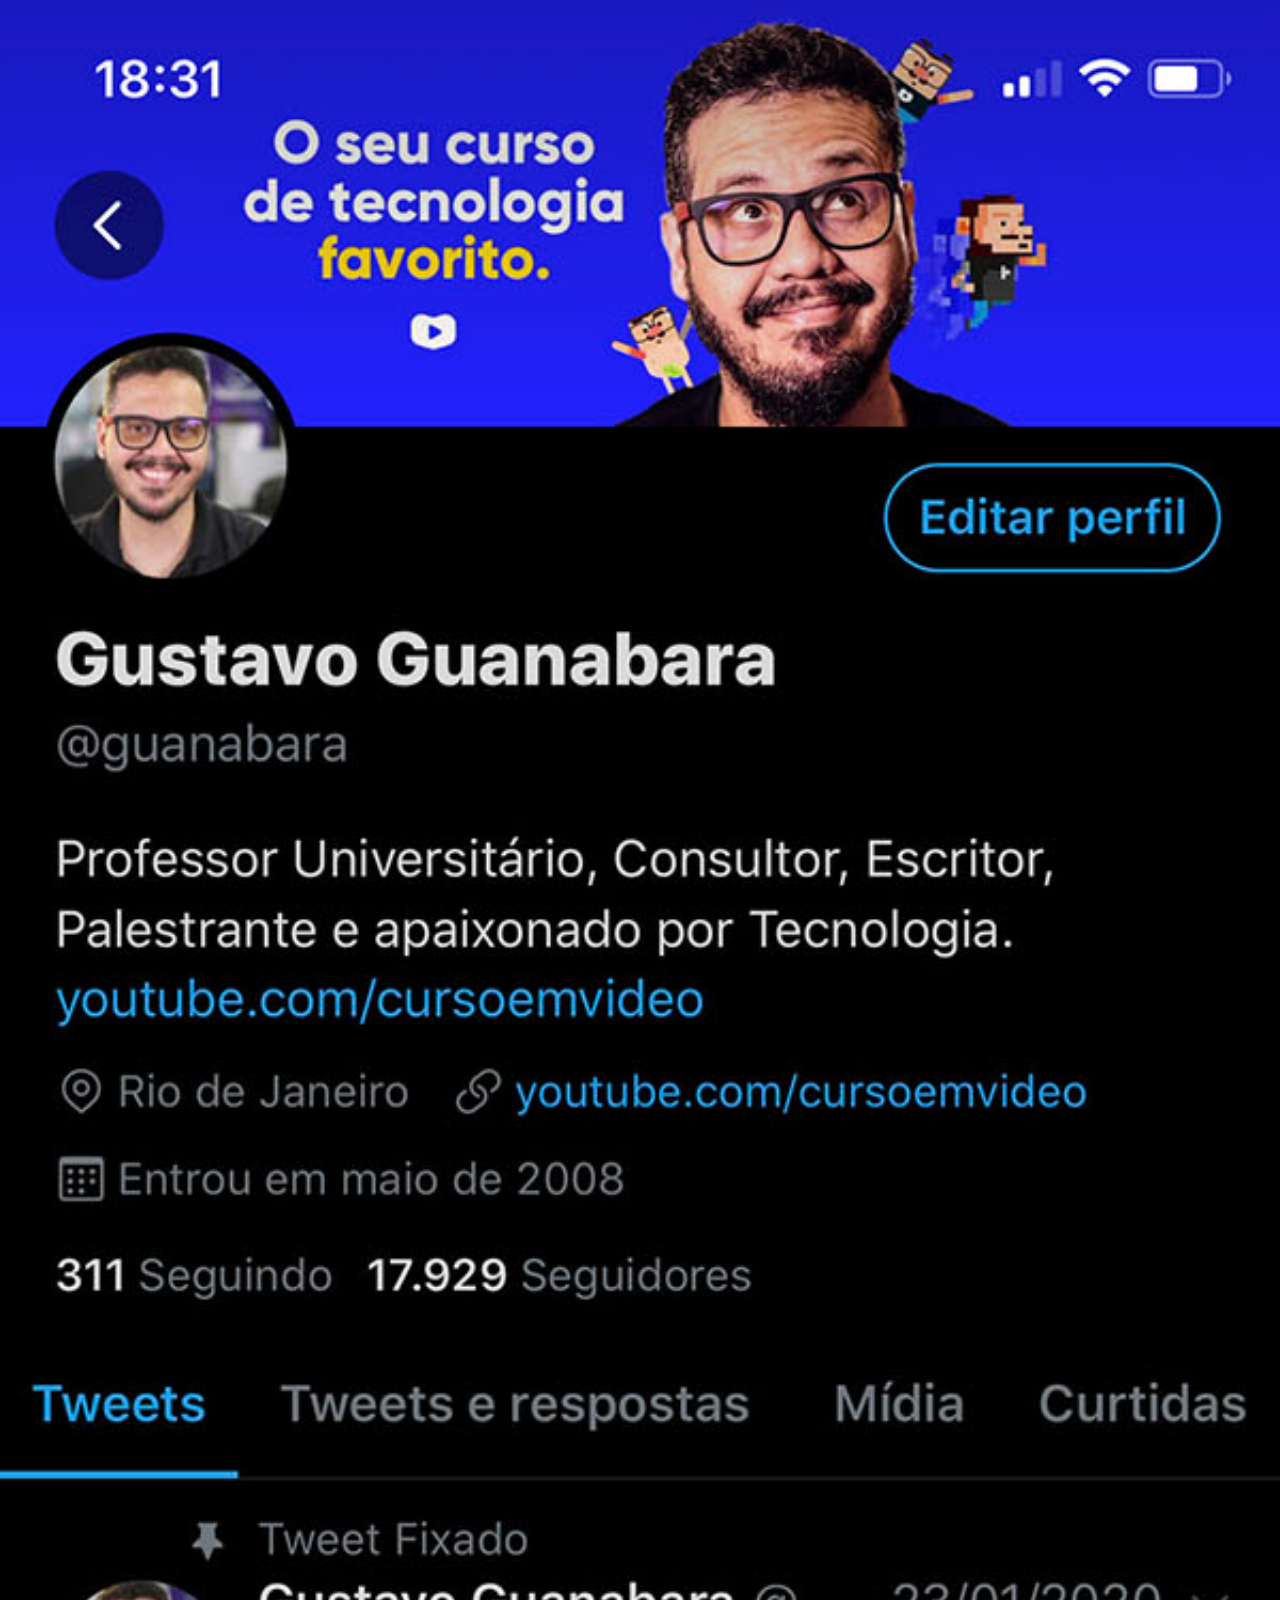
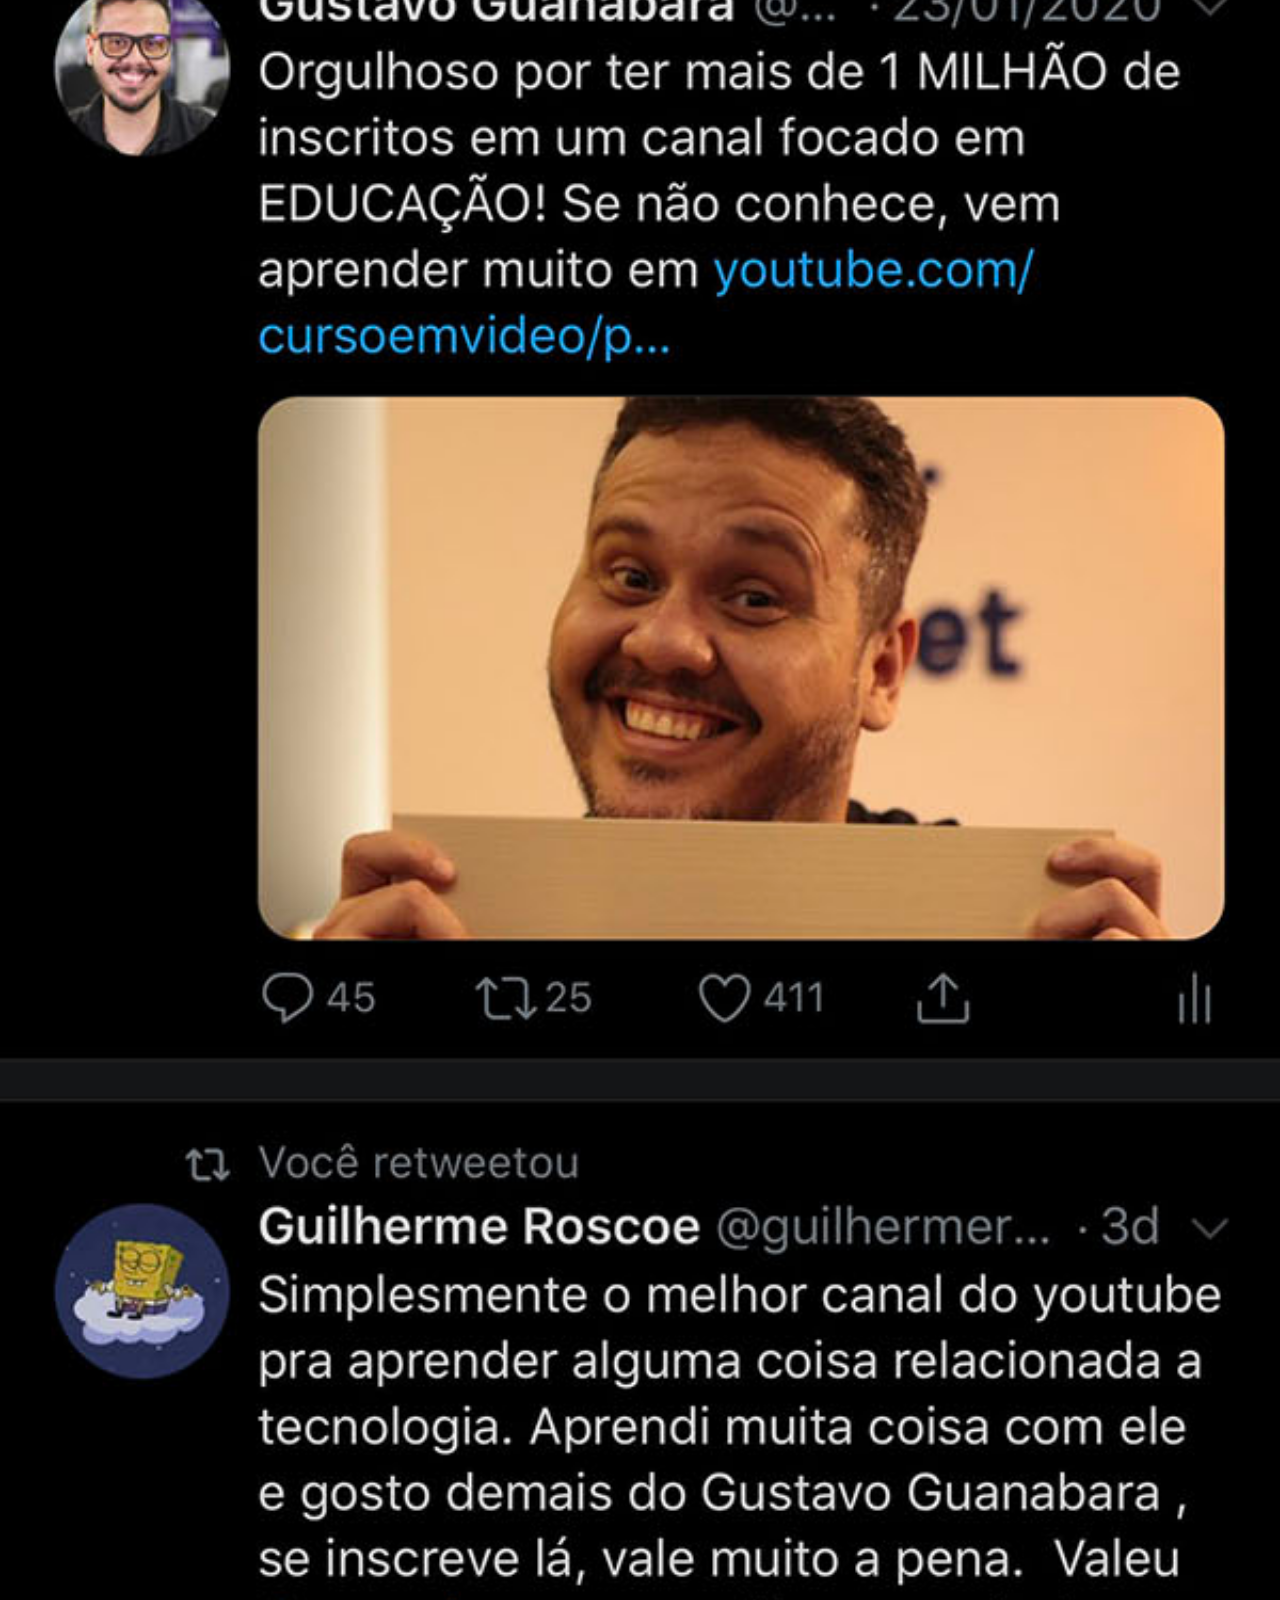
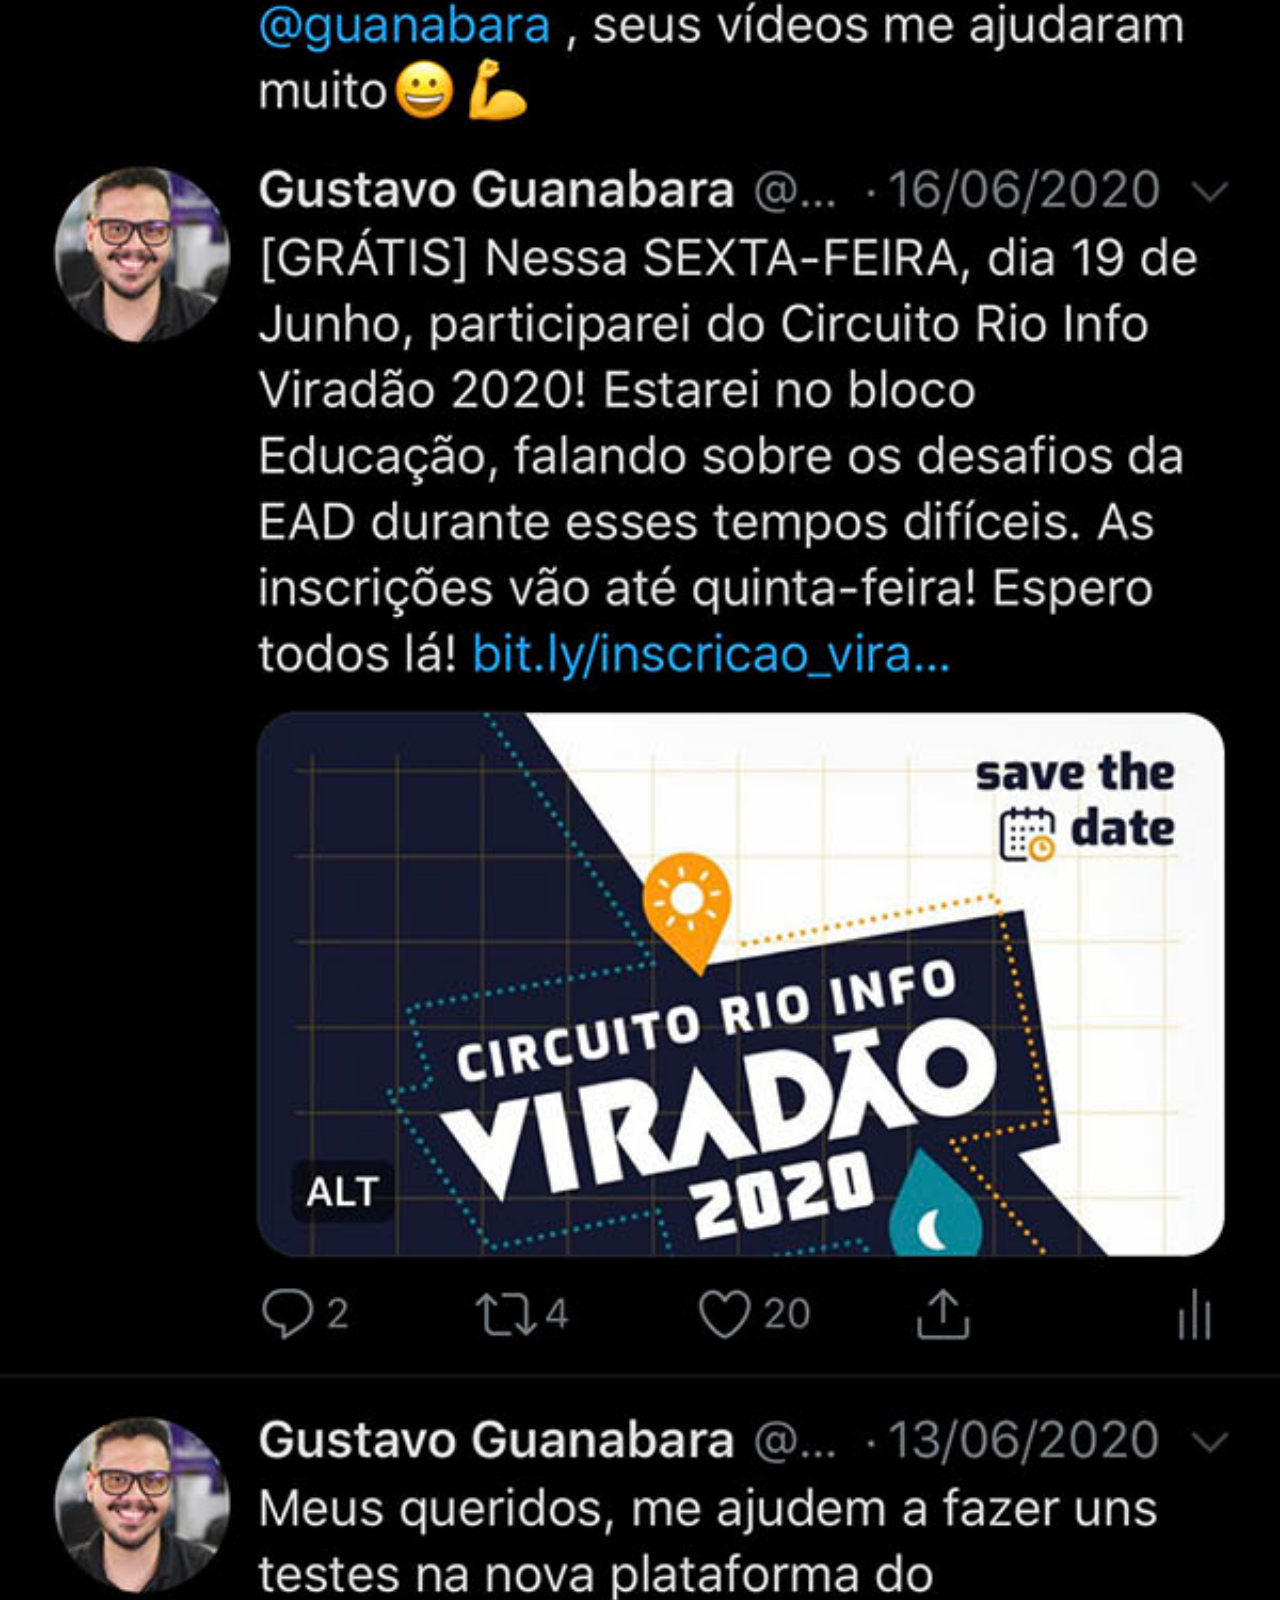
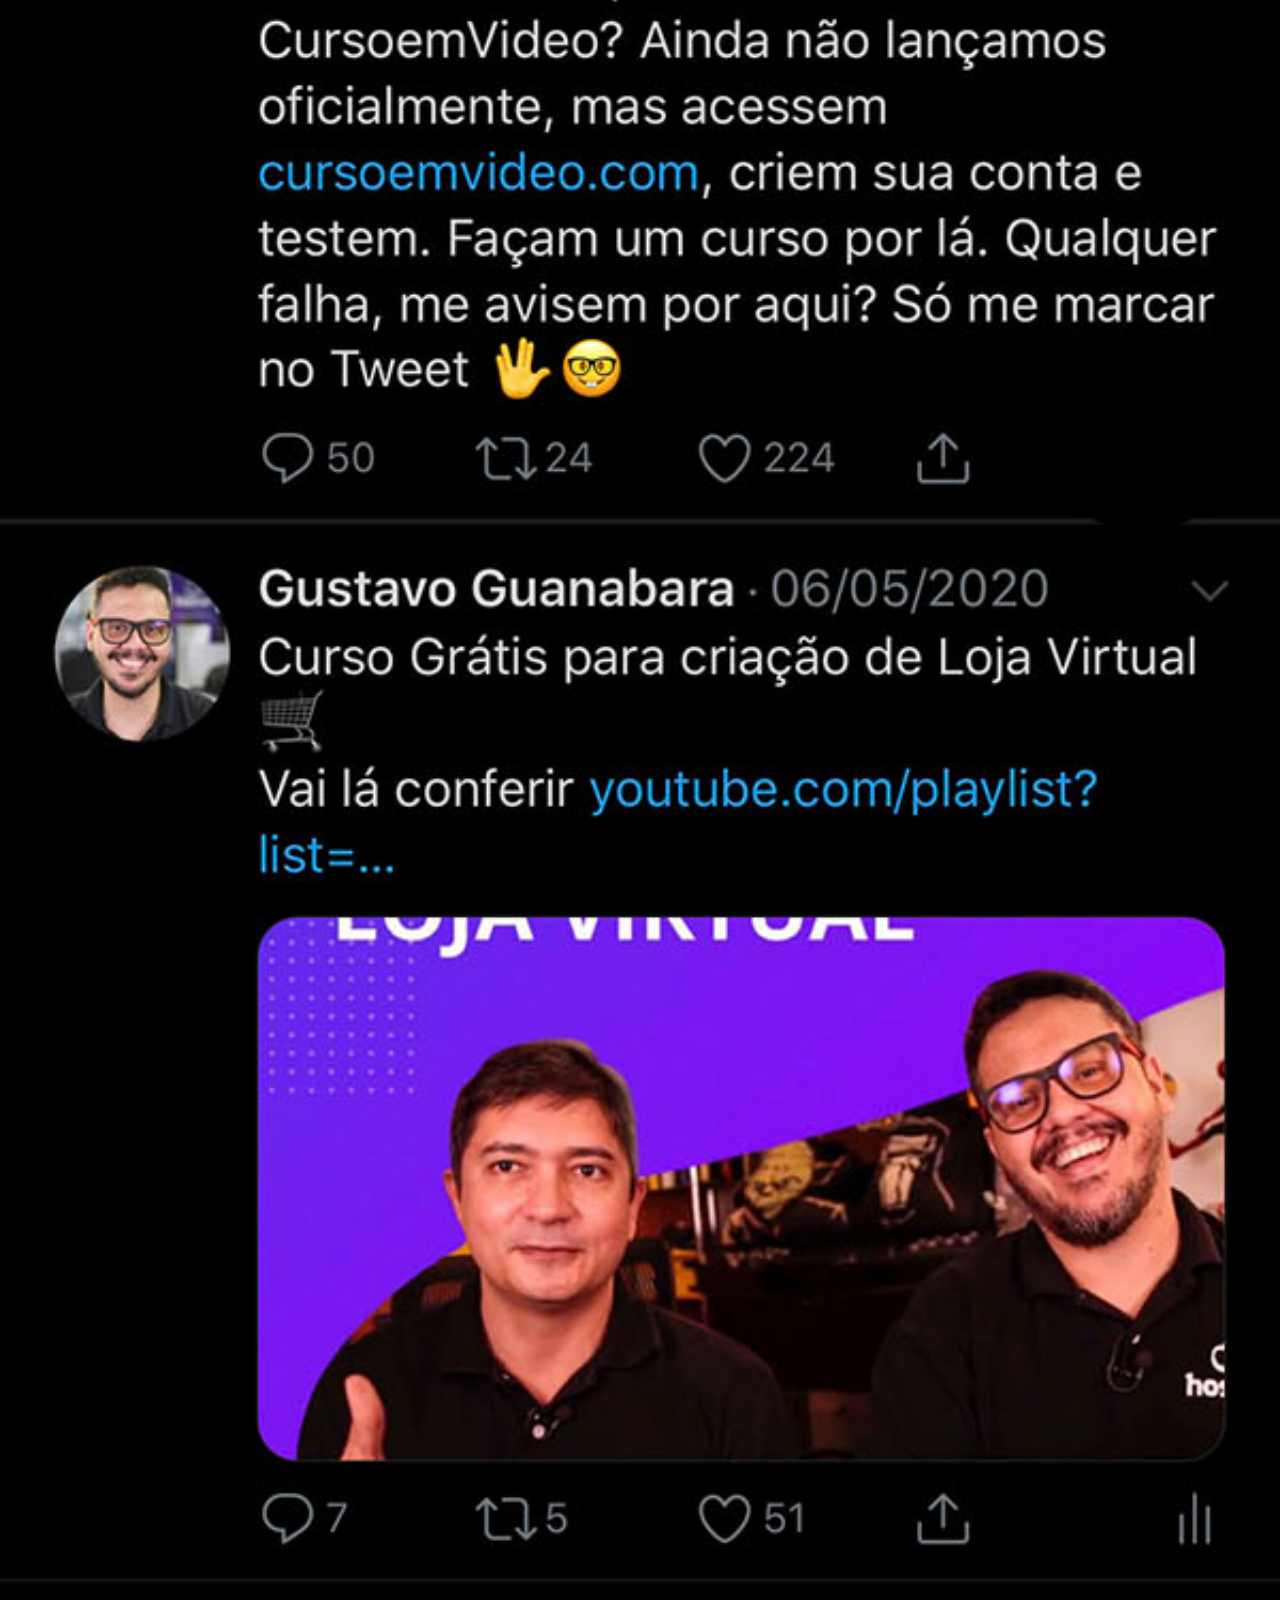
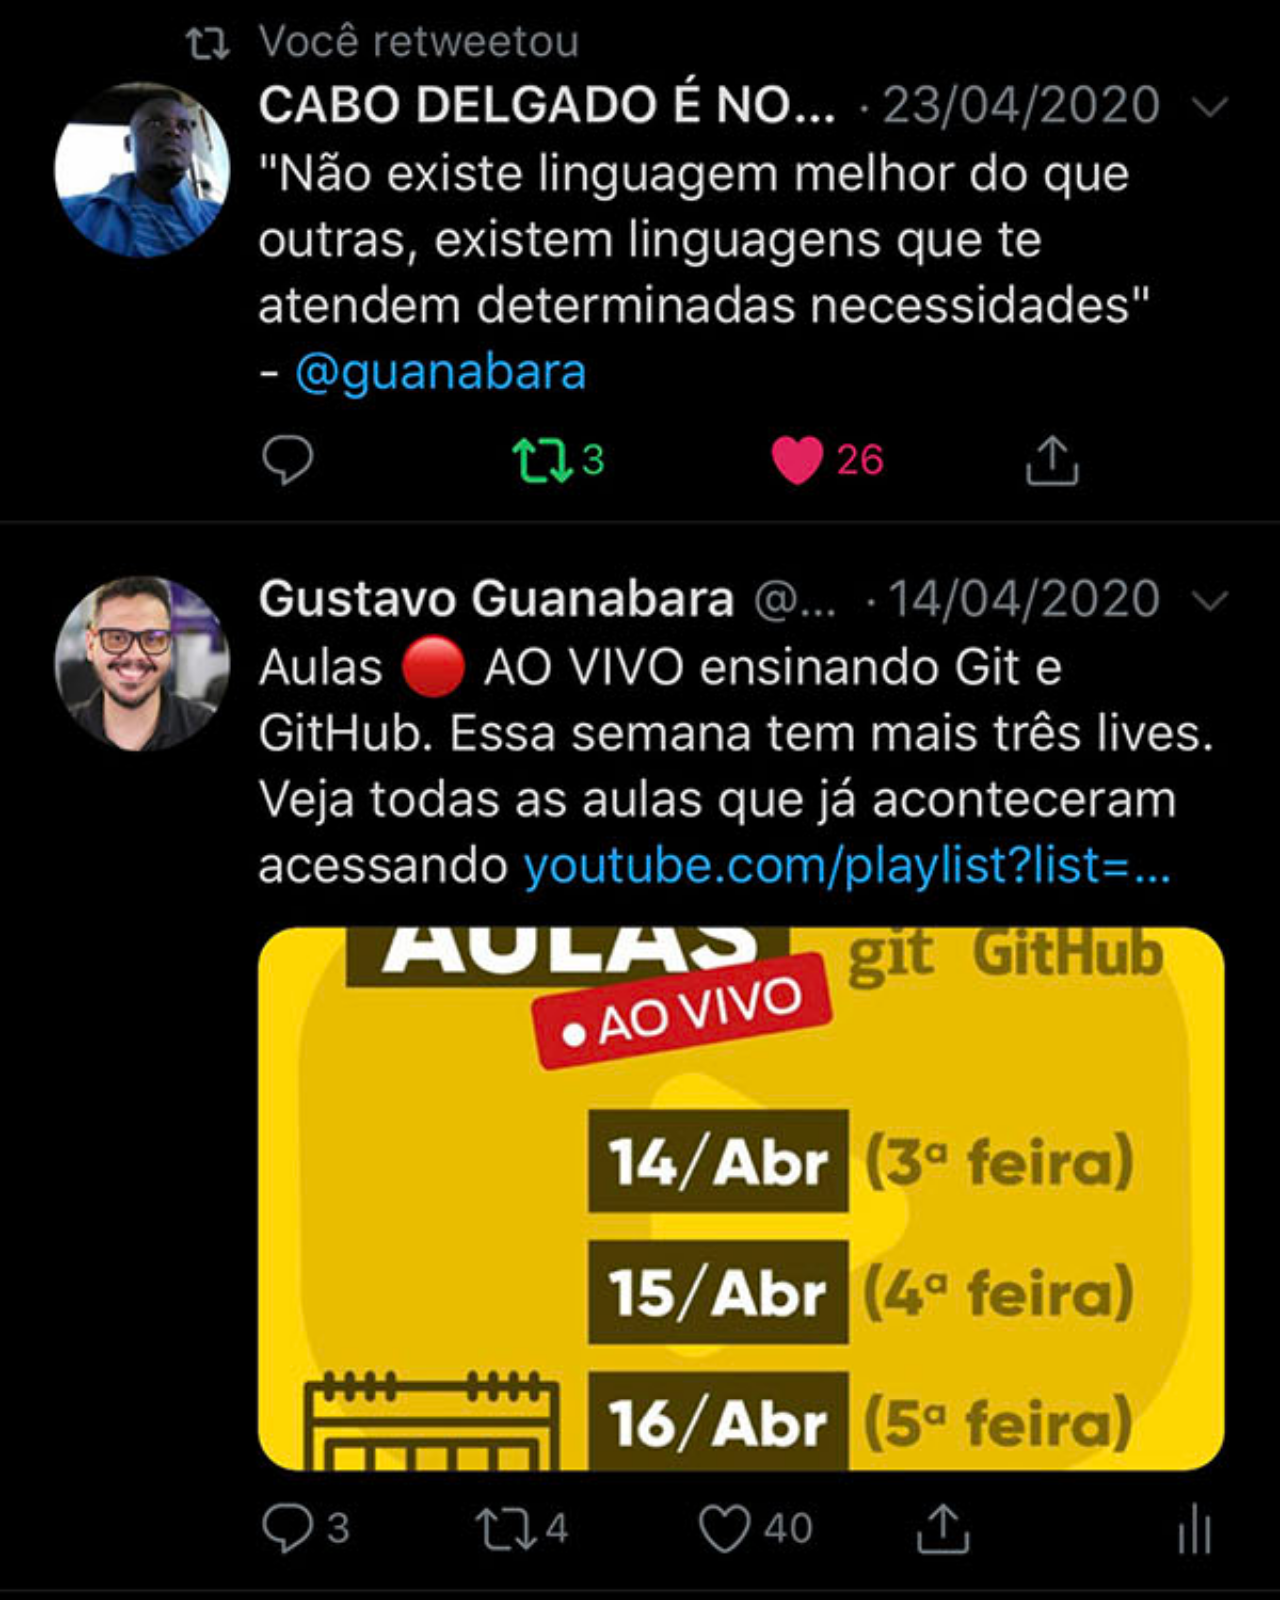
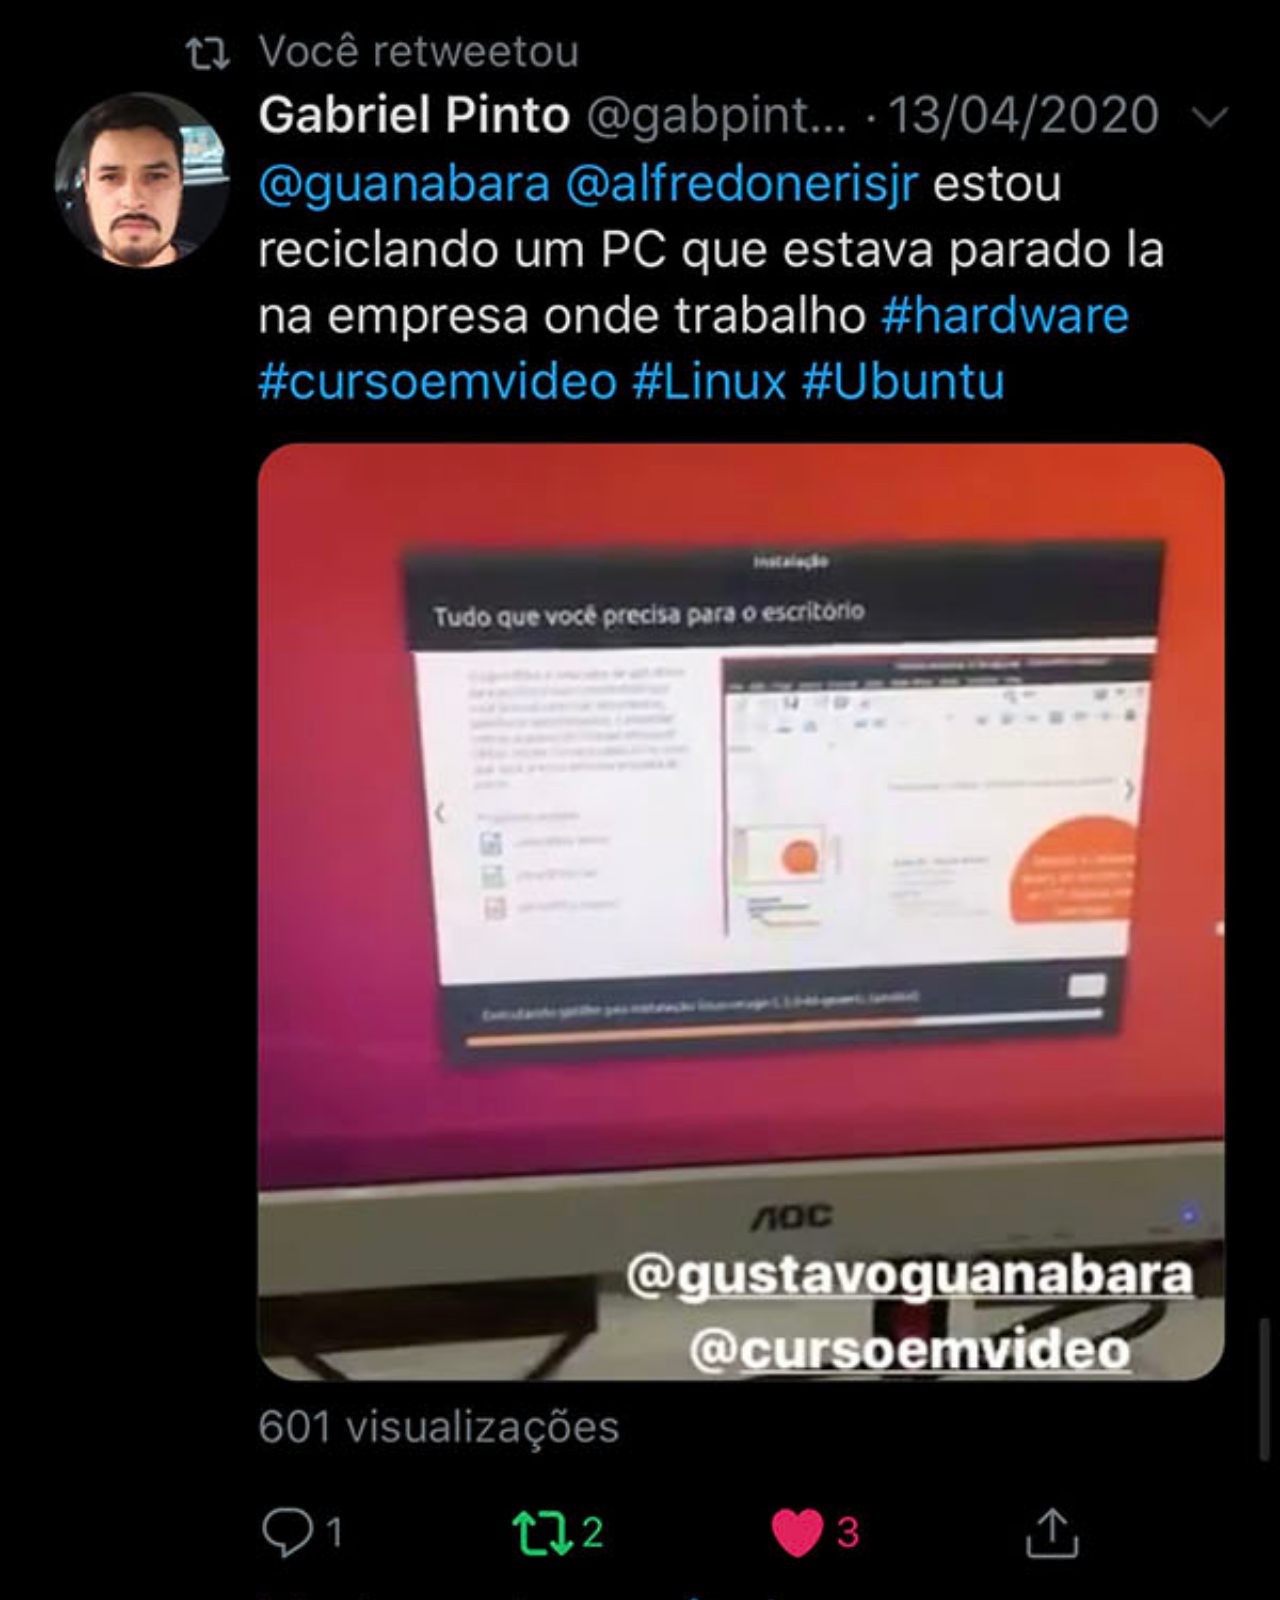
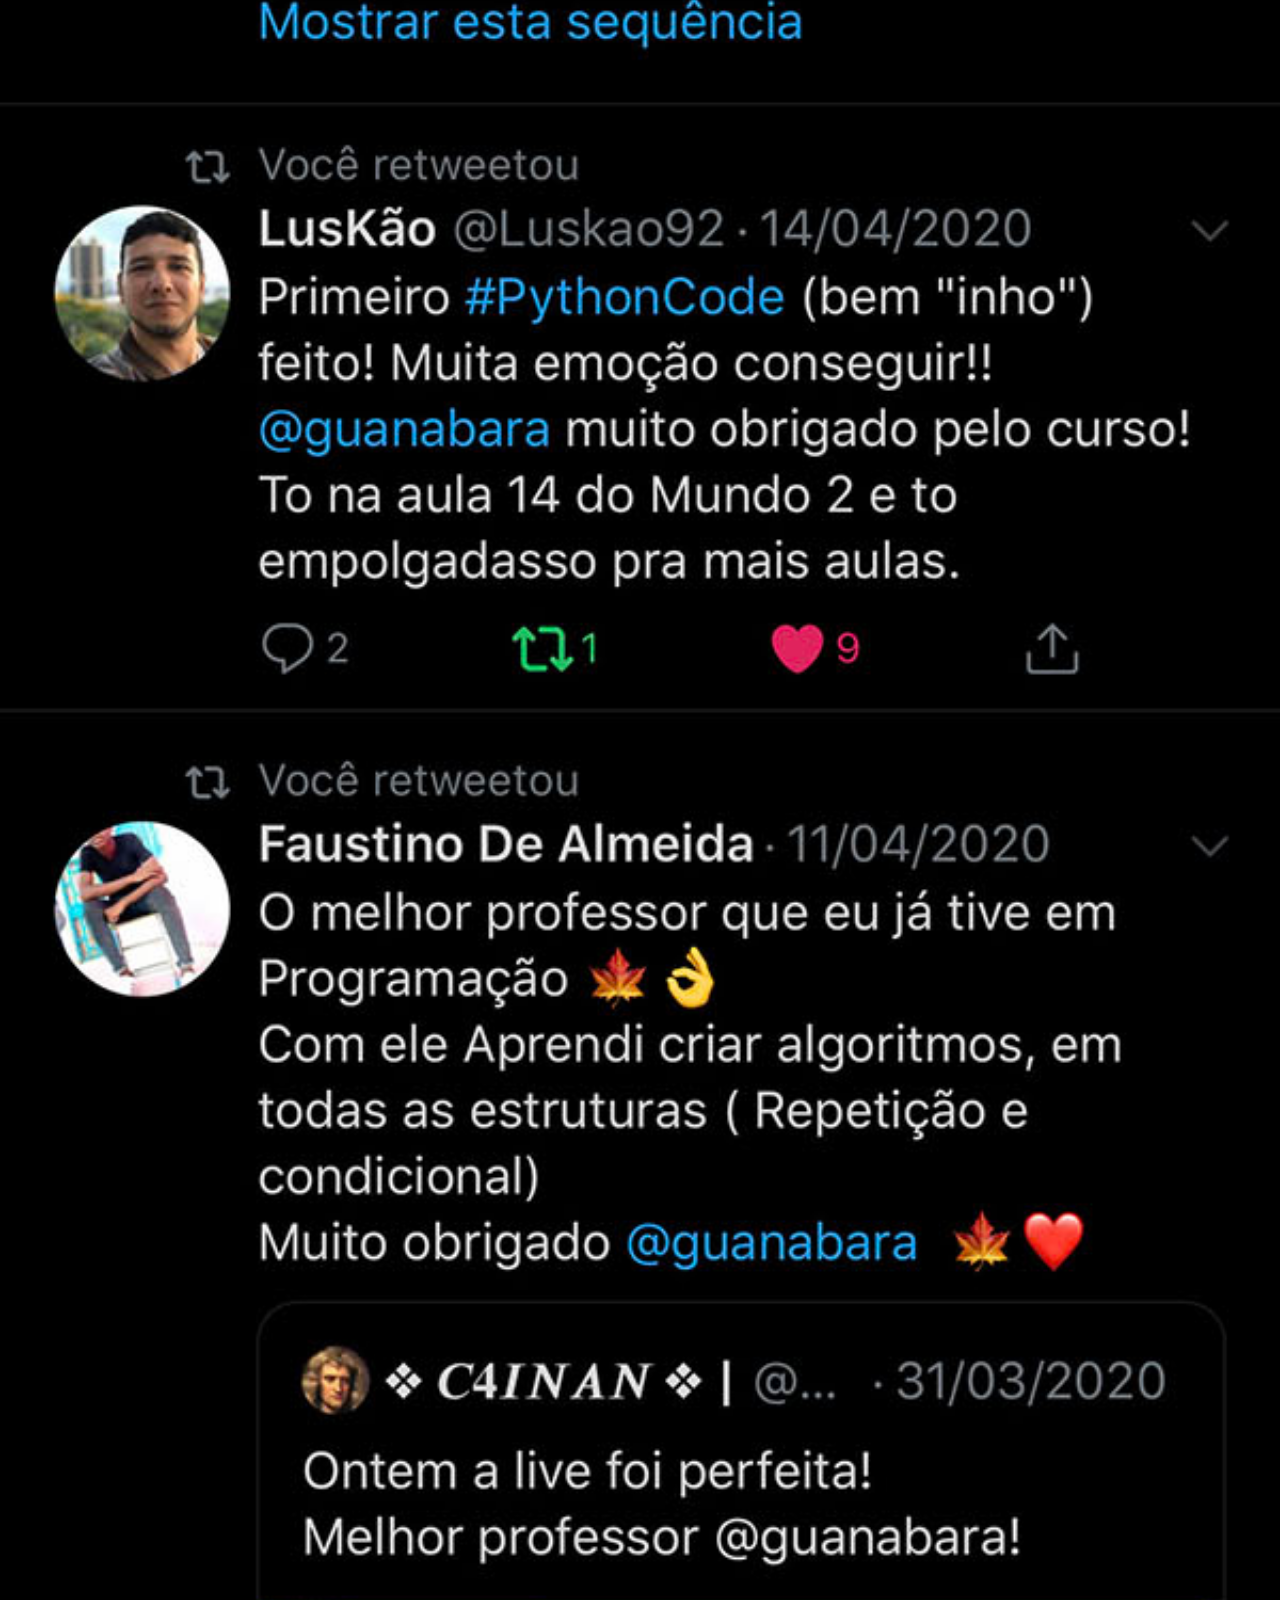
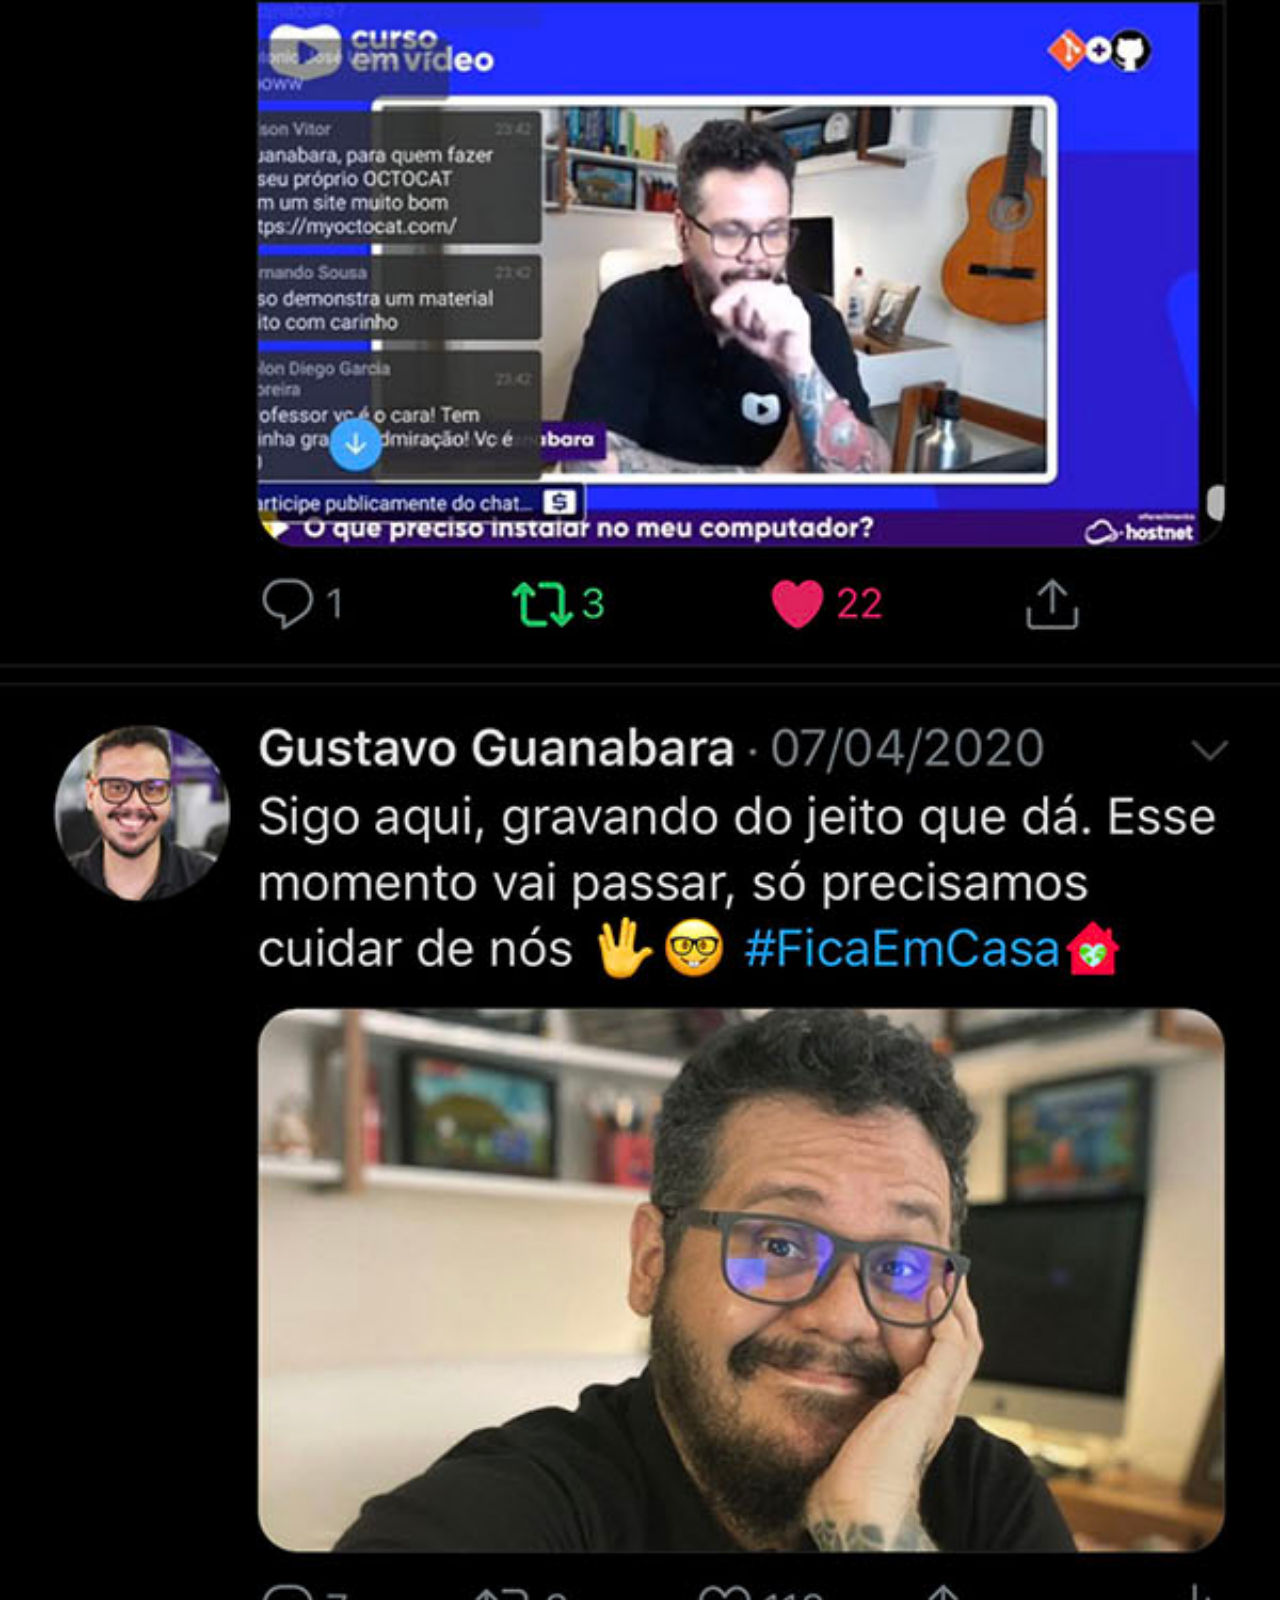
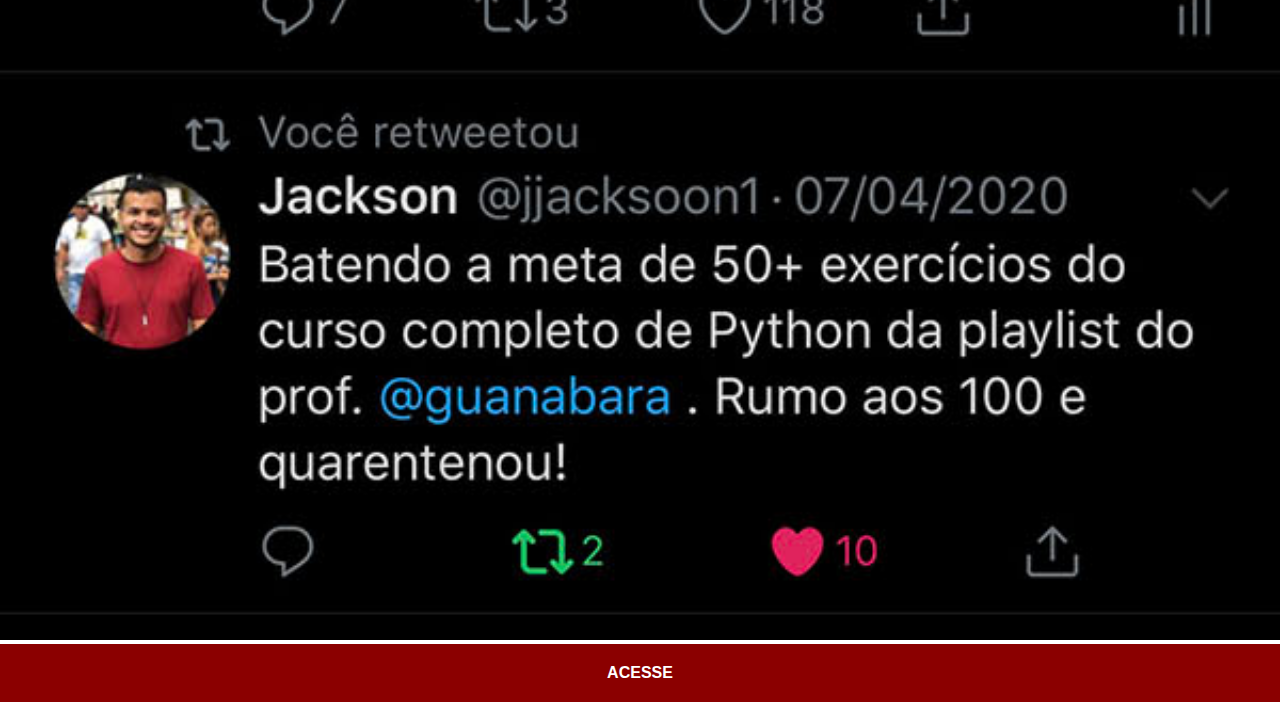
<file: twitter.html>
<!DOCTYPE html>
<html lang="pt-br">
<head>
    <meta charset="UTF-8">
    <meta http-equiv="X-UA-Compatible" content="IE=edge">
    <meta name="viewport" content="width=device-width, initial-scale=1.0">
    <title>Twitter</title>
    <link rel="stylesheet" href="estilo/social.css">
</head>
<body>
    <img src="imagens/tela-twitter.jpg" alt="Twitter">
    <a href="https://twitter.com/guanabara" target="_blank">ACESSE</a>
</body>
</html>
</file>
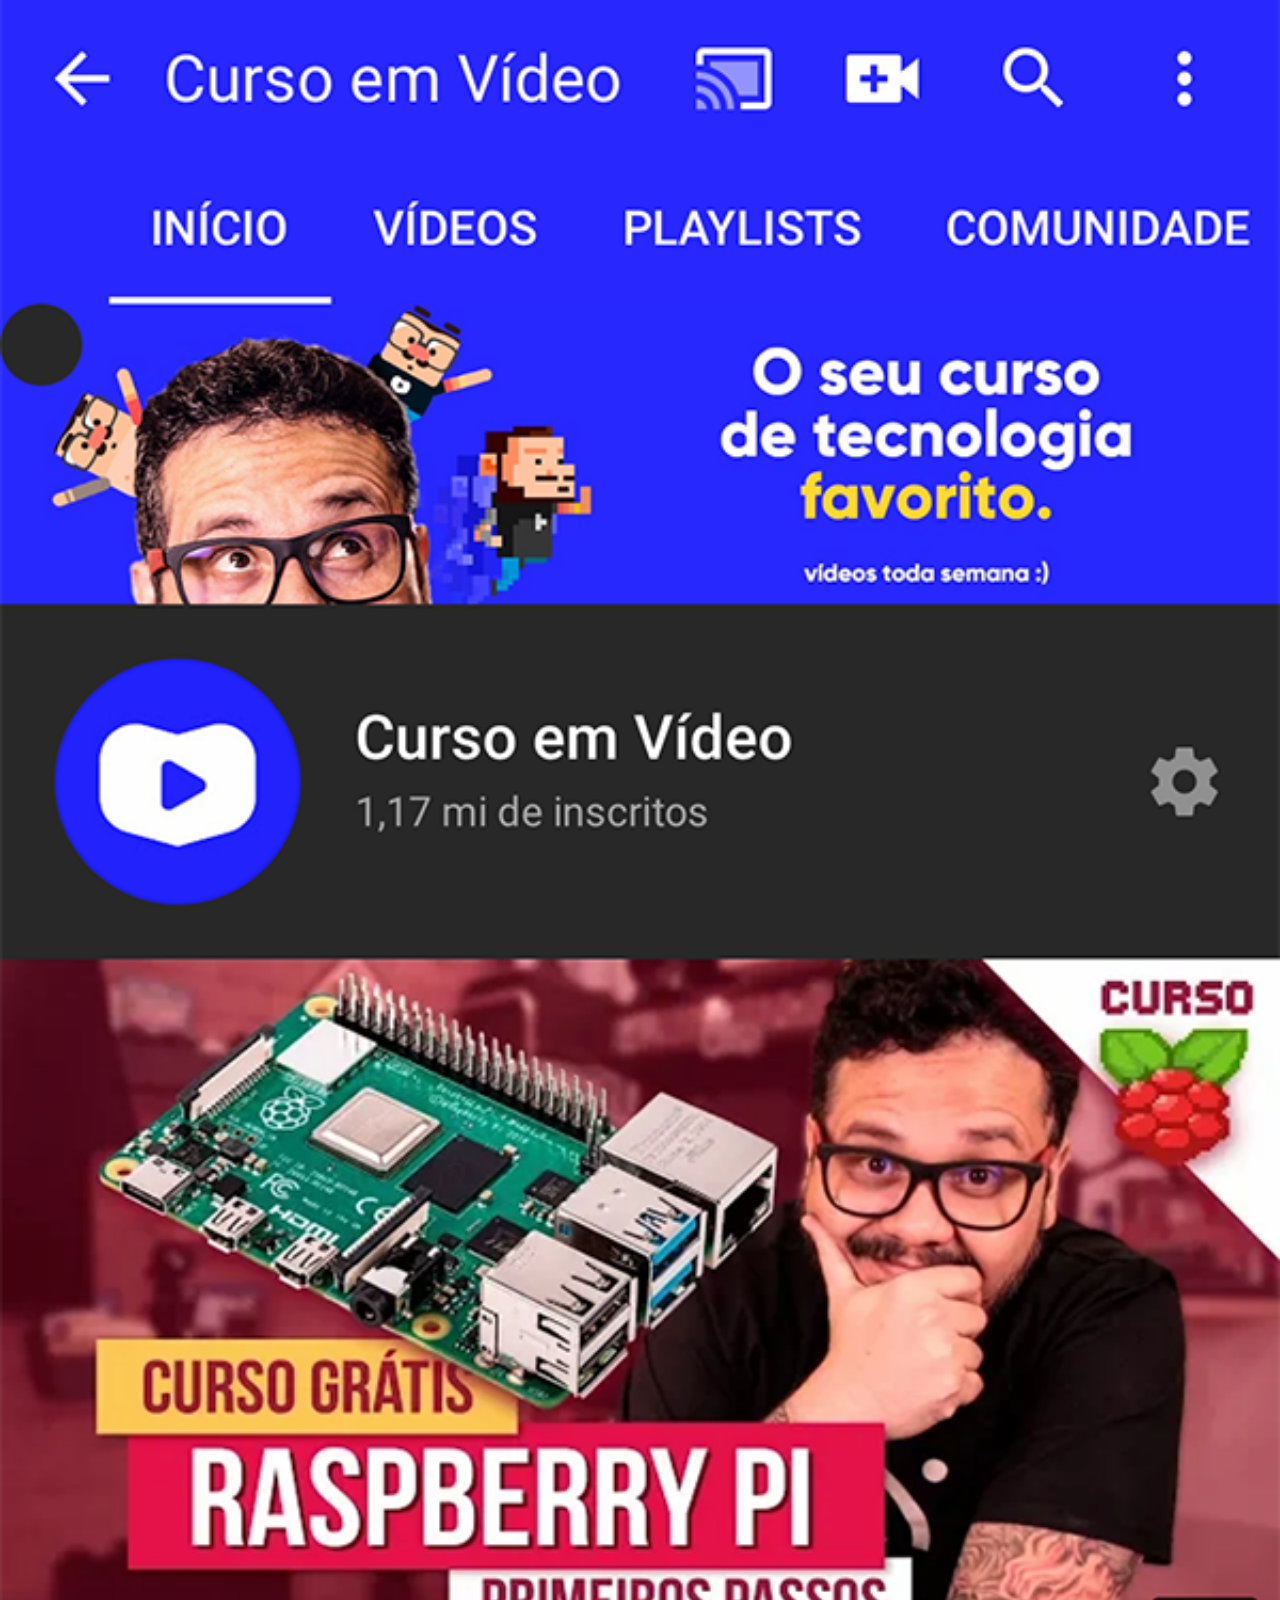
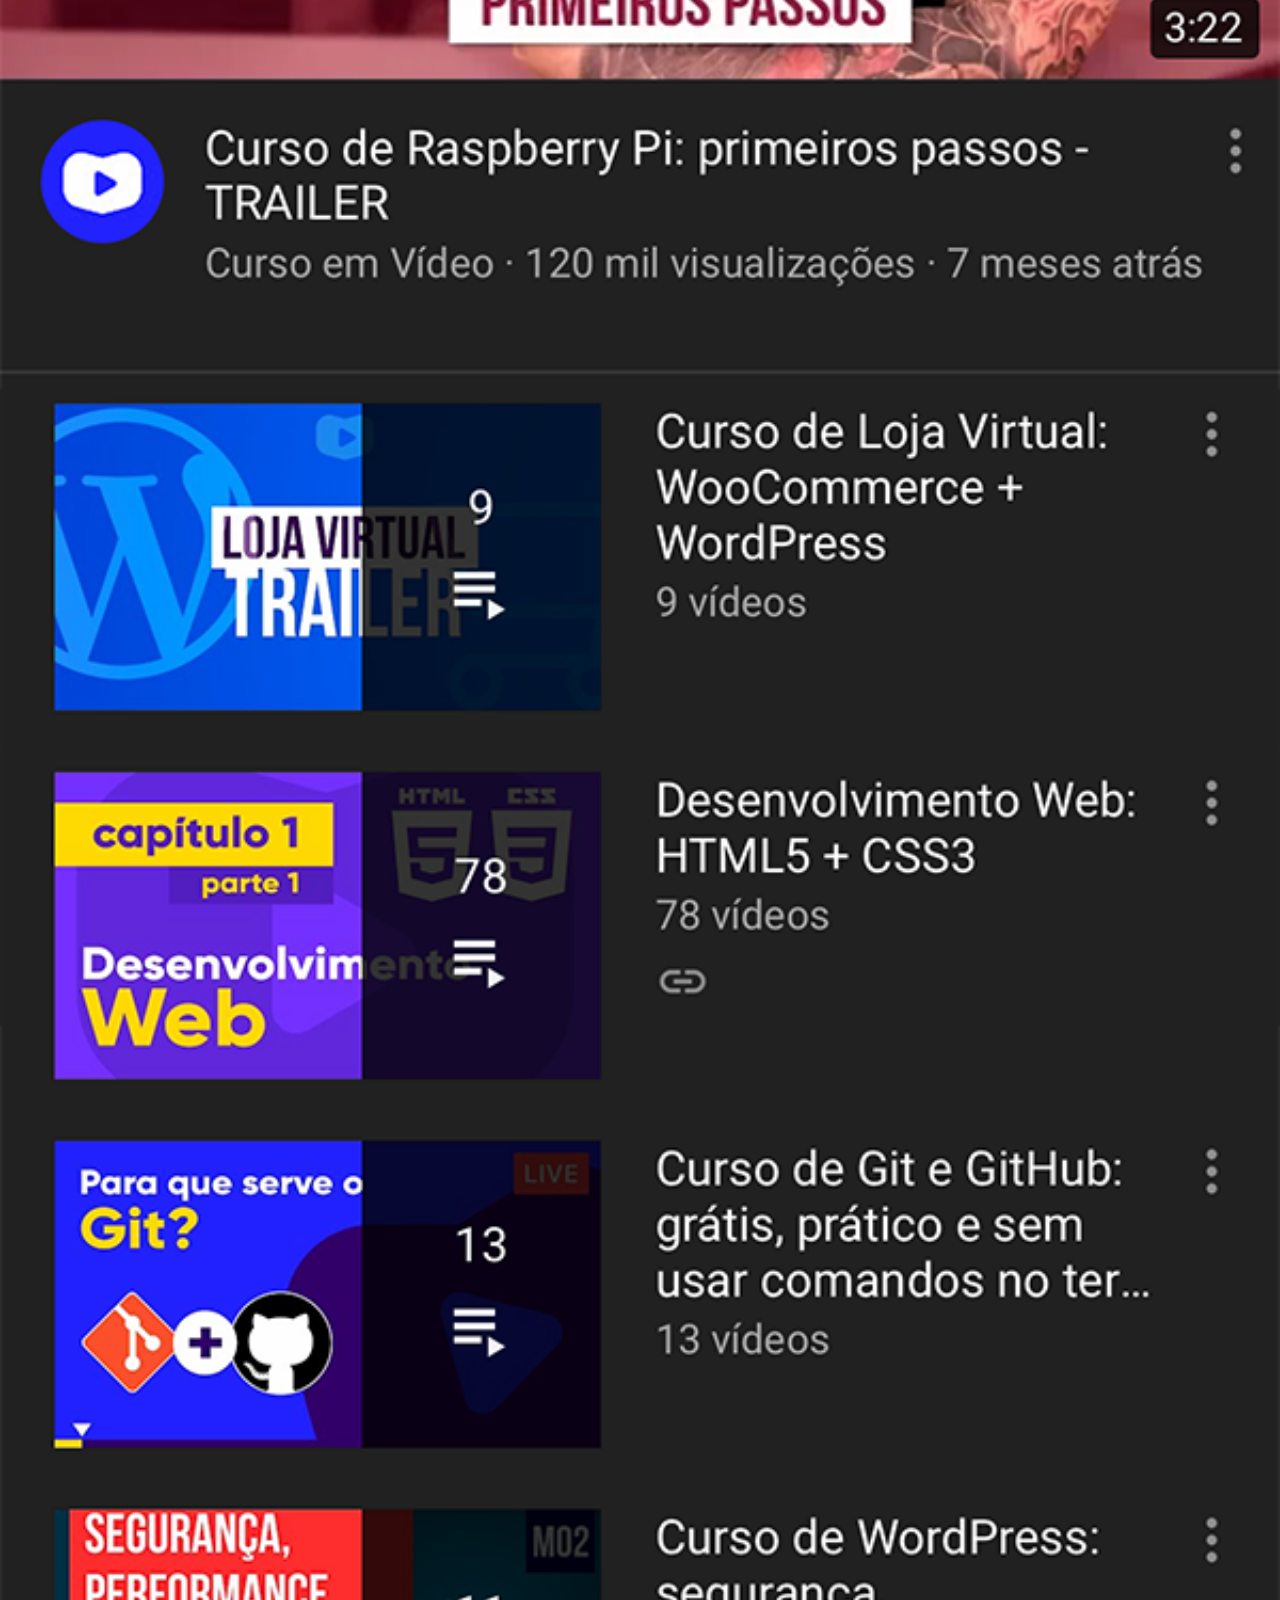
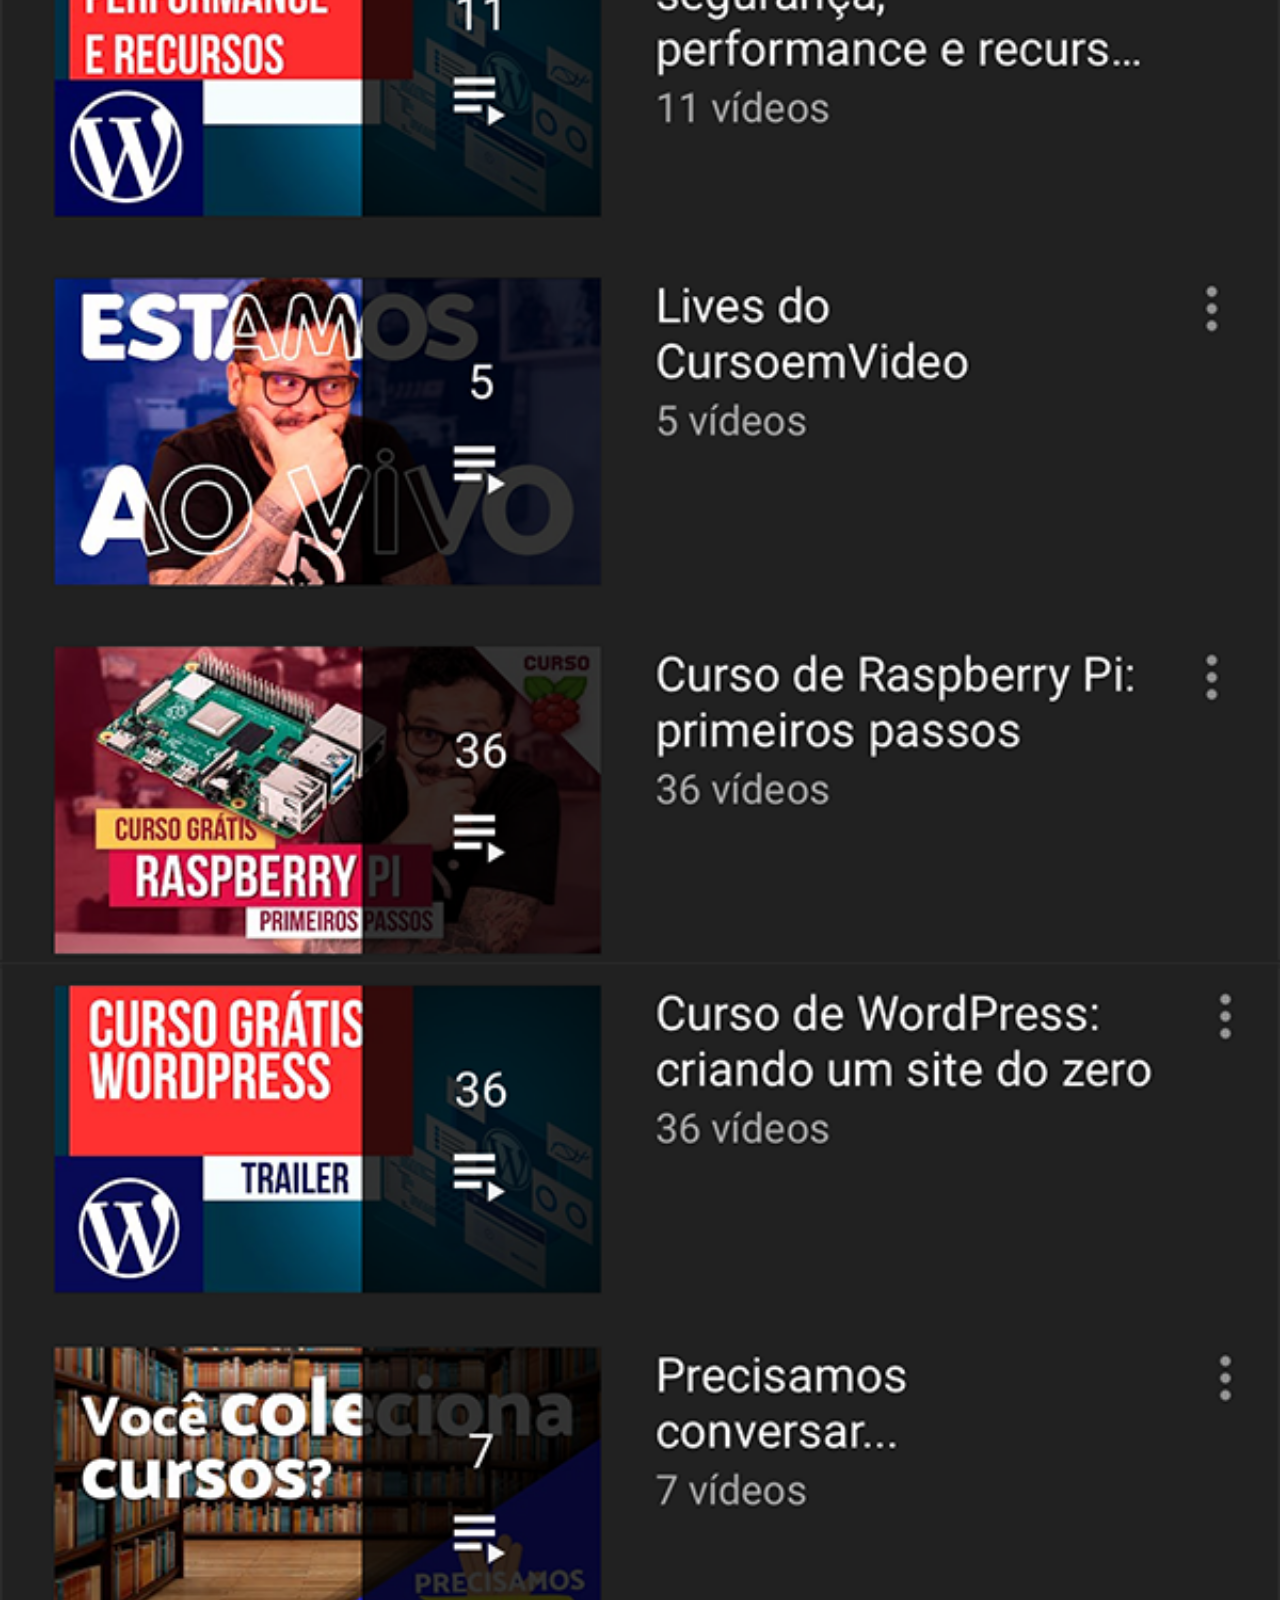
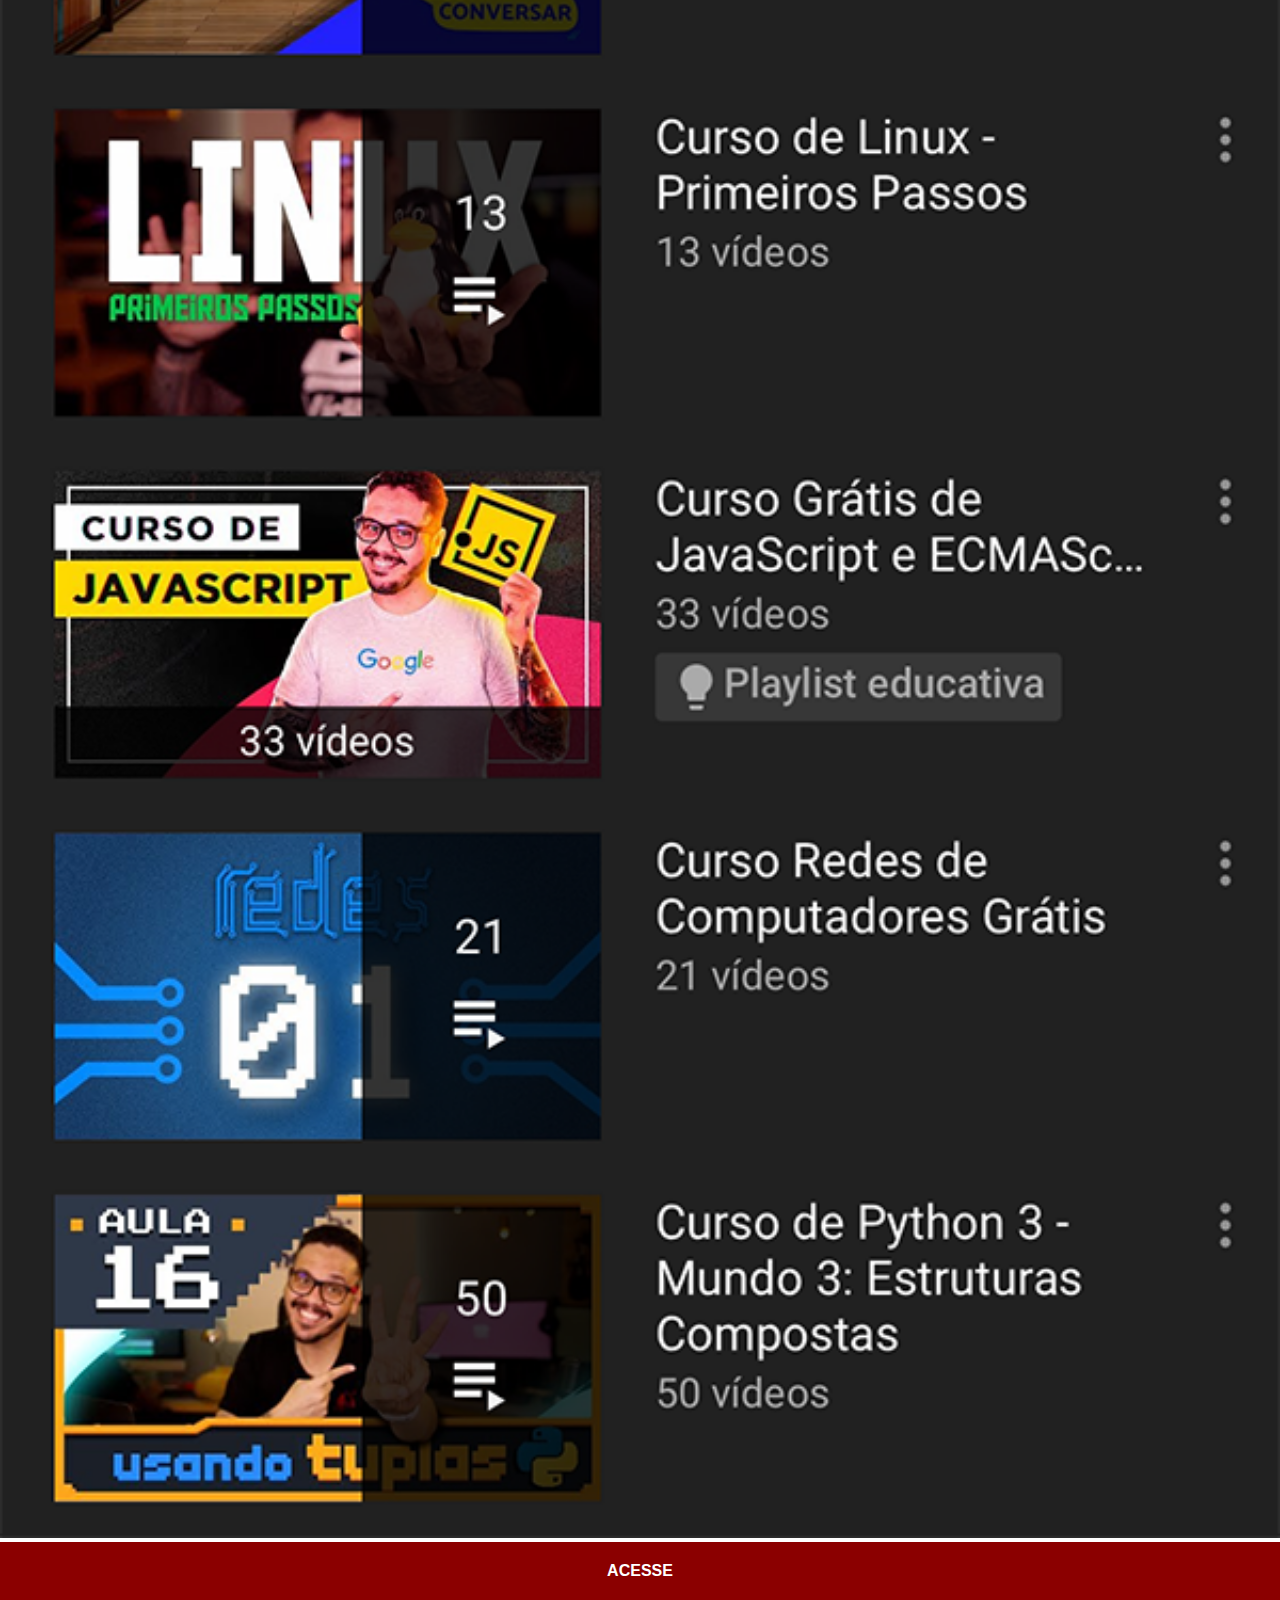
<file: youtube.html>
<!DOCTYPE html>
<html lang="pt-br">
<head>
    <meta charset="UTF-8">
    <meta http-equiv="X-UA-Compatible" content="IE=edge">
    <meta name="viewport" content="width=device-width, initial-scale=1.0">
    <title>Youtube</title>
    <link rel="stylesheet" href="estilo/social.css">
</head>
<body>
    <img src="imagens/tela-youtube.png" alt="Youtube">
    <a href="https://www.youtube.com/@CursoemVideo/playlists" target="_blank">ACESSE</a>
</body>
</html>
</file>
<file: estilo/style.css>
@charset "UTF-8";

* {
    margin: 0px;
    padding: 0px;
    font-family: Arial, Helvetica, sans-serif;
}

html, body {
    height: 100vh;
    width: 96vw;
}

body {
    background: url('../imagens/fundo-madeira.jpg') no-repeat top center;
    background-size: cover;
    background-attachment: fixed;
}

main {
    height: 100vh;
    position: relative;
}

section#telefone {
    position: absolute;
    top: 50%;
    left: 50%;
    transform: translate(-50%, -50%);

    height: 627px;
    width: 311px;
    background: url('../imagens/frame-iphone.png') no-repeat;
}

iframe#tela {
    position: relative;
    top: 80px;
    left: 22px;
    height: 474px;
    width: 266px;
}

section#redes-sociais {
    text-align: right;
}

section#redes-sociais img {
    width: 60px;
    margin: 10px;
    border-radius: 50%;
    box-shadow: 4px 4px 6px rgba(0, 0, 0, 0.418);
    box-sizing: border-box;
}

section#redes-sociais img:hover {
    border: 2px solid rgba(255, 255, 255, 0.61);
    transform: translate(-4px, -4px);
    box-shadow: 7px 7px 11px rgba(0, 0, 0, 0.644);
    transition: 0.3s, border 0.4s;
}
</file>
<file: estilo/social.css>
@charset "UTF-8";

* {
    margin: 0px;
    padding: 0px;
    font-family: Arial, Helvetica, sans-serif;
}

::-webkit-scrollbar {
    width: 0px;
    height: 0px;
}

img {
    width: 100vw;
}

a {
    display: block;
    background-color: darkred;
    color: white;
    padding: 20px;
    text-align: center;
    font-weight: bolder;
    text-decoration: none;
}

a:hover {
    background-color: red;
}
</file>
